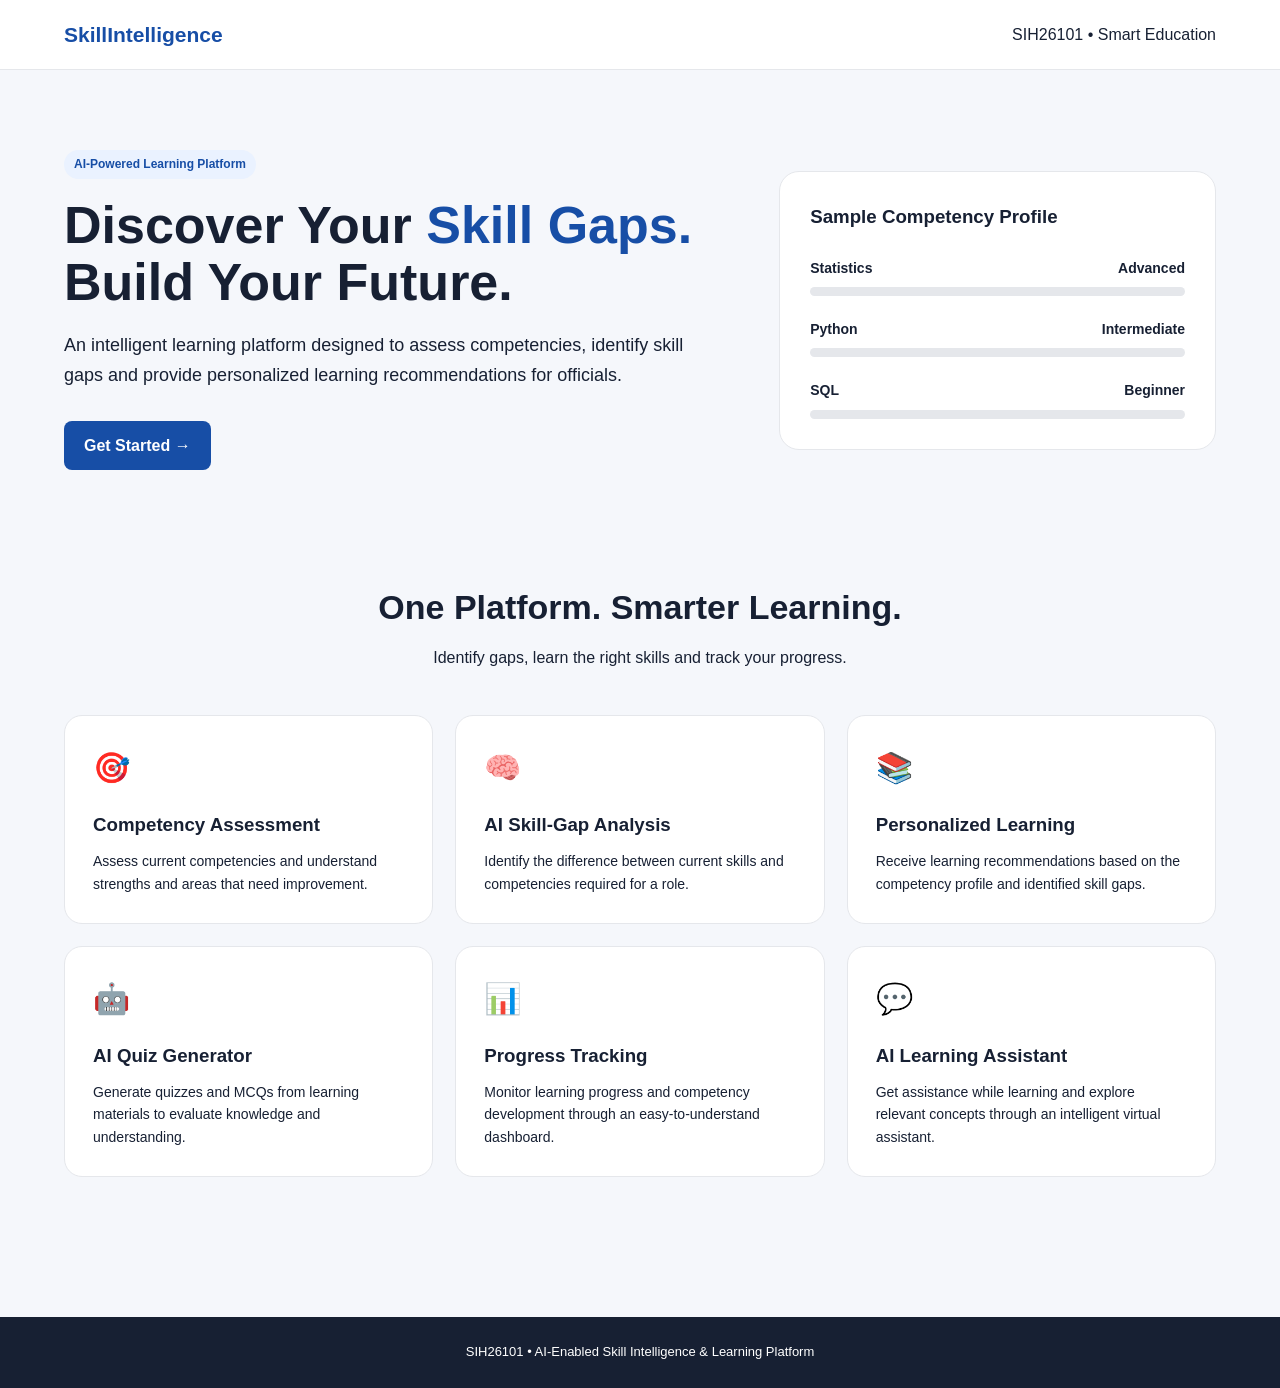
<file: index.html>
<!DOCTYPE html>
<html lang="en">
<head>
    <meta charset="UTF-8">
    <meta name="viewport" content="width=device-width, initial-scale=1.0">

    <meta name="description"
        content="AI-enabled Skill Intelligence and Learning Platform for competency assessment, skill-gap analysis and personalized learning.">

    <title>SkillIntelligence | SIH26101</title>

    <!-- Common website design -->
    <link rel="stylesheet" href="styles.css">
</head>

<body>

    <!-- =========================
         NAVBAR
         ========================= -->
    <nav class="navbar">

        <a href="index.html" class="logo">
            SkillIntelligence
        </a>

        <div class="nav-tag">
            SIH26101 • Smart Education
        </div>

    </nav>


    <!-- =========================
         MAIN CONTENT
         ========================= -->
    <main>

        <!-- HERO -->
        <section class="hero">

            <div class="hero-content">

                <div class="badge">
                    AI-Powered Learning Platform
                </div>

                <h1>
                    Discover Your
                    <span>Skill Gaps.</span>
                    Build Your Future.
                </h1>

                <p>
                    An intelligent learning platform designed to assess
                    competencies, identify skill gaps and provide personalized
                    learning recommendations for officials.
                </p>

                <a href="dashboard.html" class="btn">
                    Get Started →
                </a>

            </div>


            <!-- SAMPLE COMPETENCY PROFILE -->
            <div class="hero-card">

                <h3>
                    Sample Competency Profile
                </h3>

                <div class="skill">

                    <div class="skill-top">
                        <span>Statistics</span>
                        <span>Advanced</span>
                    </div>

                    <div class="bar">
                        <div class="fill stats"></div>
                    </div>

                </div>


                <div class="skill">

                    <div class="skill-top">
                        <span>Python</span>
                        <span>Intermediate</span>
                    </div>

                    <div class="bar">
                        <div class="fill python"></div>
                    </div>

                </div>


                <div class="skill">

                    <div class="skill-top">
                        <span>SQL</span>
                        <span>Beginner</span>
                    </div>

                    <div class="bar">
                        <div class="fill sql"></div>
                    </div>

                </div>

            </div>

        </section>


        <!-- =========================
             FEATURES
             ========================= -->
        <section class="features">

            <div class="section-title">

                <h2>
                    One Platform. Smarter Learning.
                </h2>

                <p>
                    Identify gaps, learn the right skills and track your progress.
                </p>

            </div>


            <div class="feature-grid">

                <div class="feature-card">

                    <div class="icon">🎯</div>

                    <h3>
                        Competency Assessment
                    </h3>

                    <p>
                        Assess current competencies and understand strengths
                        and areas that need improvement.
                    </p>

                </div>


                <div class="feature-card">

                    <div class="icon">🧠</div>

                    <h3>
                        AI Skill-Gap Analysis
                    </h3>

                    <p>
                        Identify the difference between current skills and
                        competencies required for a role.
                    </p>

                </div>


                <div class="feature-card">

                    <div class="icon">📚</div>

                    <h3>
                        Personalized Learning
                    </h3>

                    <p>
                        Receive learning recommendations based on the
                        competency profile and identified skill gaps.
                    </p>

                </div>


                <div class="feature-card">

                    <div class="icon">🤖</div>

                    <h3>
                        AI Quiz Generator
                    </h3>

                    <p>
                        Generate quizzes and MCQs from learning materials
                        to evaluate knowledge and understanding.
                    </p>

                </div>


                <div class="feature-card">

                    <div class="icon">📊</div>

                    <h3>
                        Progress Tracking
                    </h3>

                    <p>
                        Monitor learning progress and competency development
                        through an easy-to-understand dashboard.
                    </p>

                </div>


                <div class="feature-card">

                    <div class="icon">💬</div>

                    <h3>
                        AI Learning Assistant
                    </h3>

                    <p>
                        Get assistance while learning and explore relevant
                        concepts through an intelligent virtual assistant.
                    </p>

                </div>

            </div>

        </section>

    </main>


    <!-- =========================
         FOOTER
         ========================= -->
    <footer class="footer">

        SIH26101 • AI-Enabled Skill Intelligence & Learning Platform

    </footer>

</body>
</html>
</file>
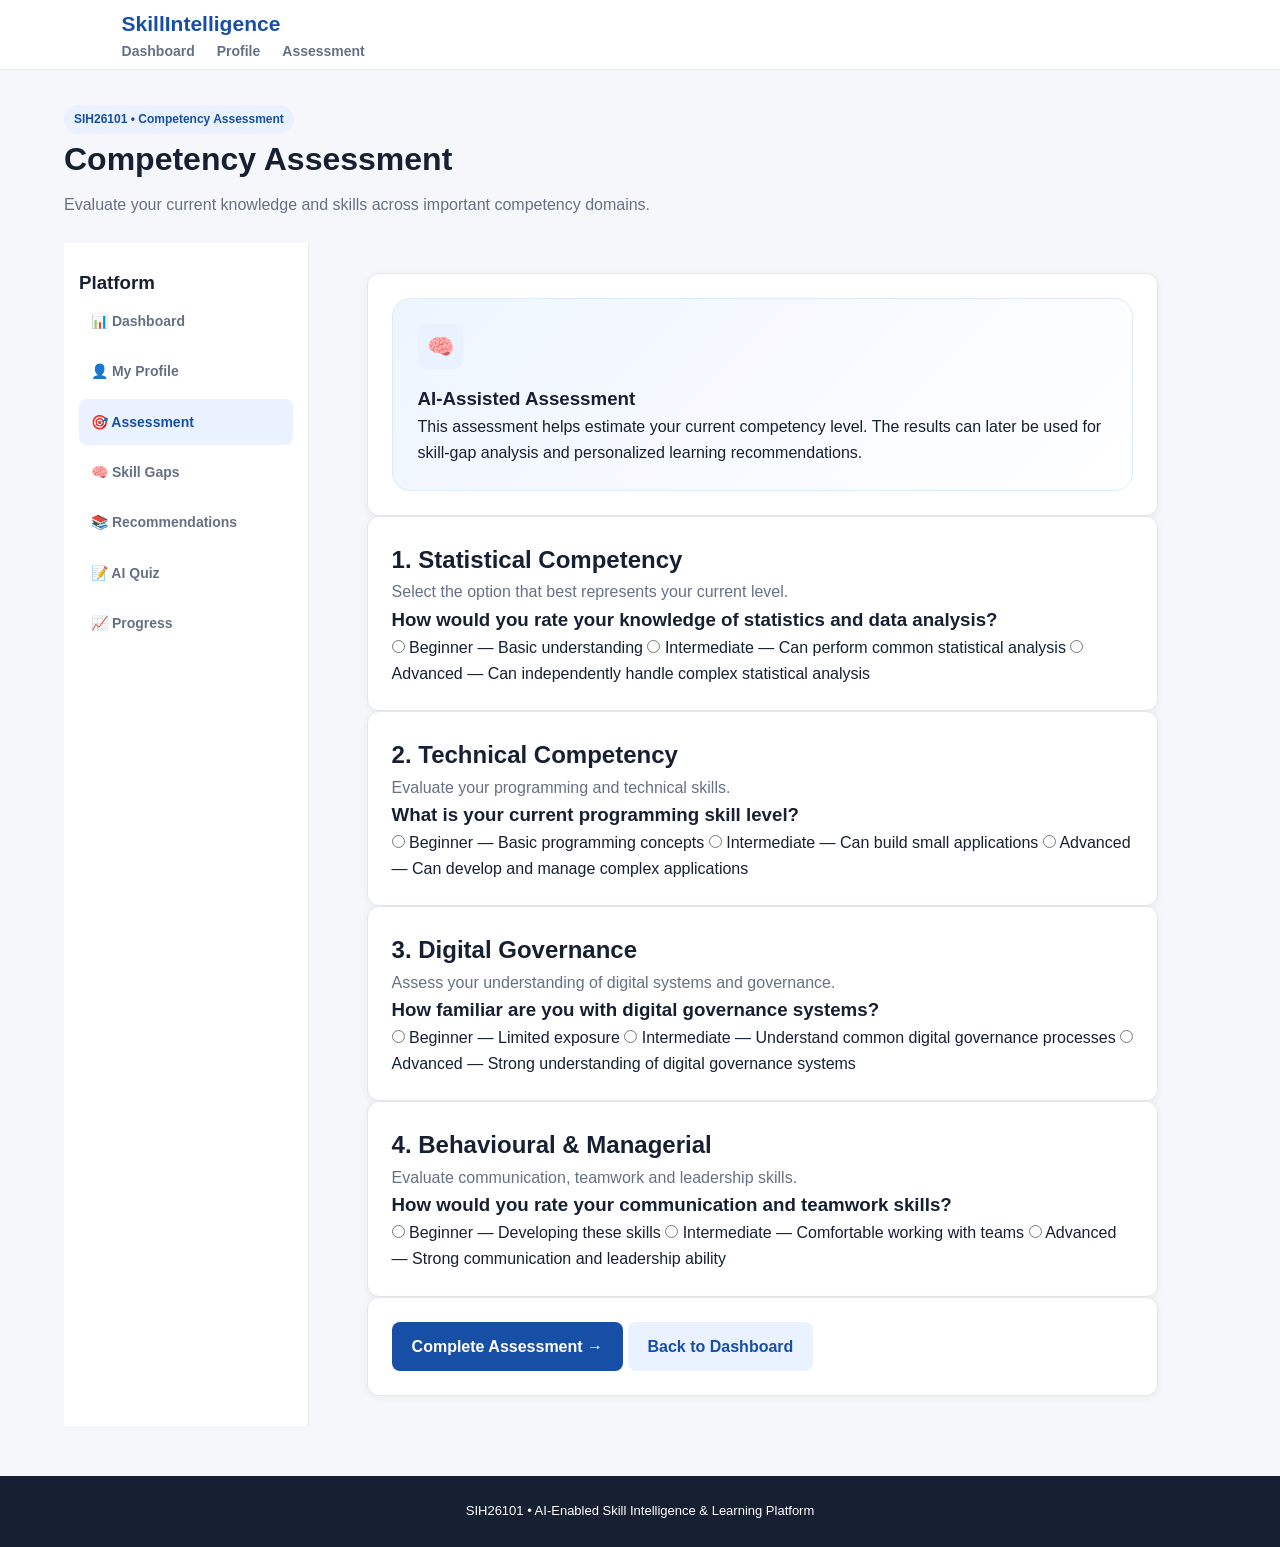
<file: assessment.html>
<!DOCTYPE html>
<html lang="en">

<head>
    <meta charset="UTF-8">
    <meta name="viewport" content="width=device-width, initial-scale=1.0">

    <meta name="description"
        content="Competency assessment on SkillIntelligence.">

    <title>Assessment | SkillIntelligence</title>

    <link rel="stylesheet" href="styles.css">
</head>

<body>

    <!-- NAVBAR -->

    <nav class="navbar">

        <div class="container">

            <a href="index.html" class="logo">
                SkillIntelligence
            </a>

            <div class="nav-links">
                <a href="dashboard.html">Dashboard</a>
                <a href="profile.html">Profile</a>
                <a href="assessment.html">Assessment</a>
            </div>

        </div>

    </nav>


    <!-- MAIN -->

    <main class="container">

        <section class="page-header">

            <div>

                <div class="badge">
                    SIH26101 • Competency Assessment
                </div>

                <h1>Competency Assessment</h1>

                <p>
                    Evaluate your current knowledge and skills
                    across important competency domains.
                </p>

            </div>

        </section>


        <section class="dashboard-layout">


            <!-- SIDEBAR -->

            <aside class="sidebar">

                <h3>Platform</h3>

                <nav class="sidebar-nav">

                    <a href="dashboard.html">
                        📊 Dashboard
                    </a>

                    <a href="profile.html">
                        👤 My Profile
                    </a>

                    <a href="assessment.html" class="active">
                        🎯 Assessment
                    </a>

                    <a href="skill-gap.html">
                        🧠 Skill Gaps
                    </a>

                    <a href="recommendations.html">
                        📚 Recommendations
                    </a>

                    <a href="quiz.html">
                        📝 AI Quiz
                    </a>

                    <a href="progress.html">
                        📈 Progress
                    </a>

                </nav>

            </aside>


            <!-- CONTENT -->

            <div class="main-content">


                <!-- INTRO -->

                <section class="card">

                    <div class="ai-box">

                        <div class="ai-icon">
                            🧠
                        </div>

                        <div>

                            <h3>AI-Assisted Assessment</h3>

                            <p>
                                This assessment helps estimate your
                                current competency level. The results
                                can later be used for skill-gap analysis
                                and personalized learning recommendations.
                            </p>

                        </div>

                    </div>

                </section>


                <!-- STATISTICAL -->

                <section class="card">

                    <div class="section-heading">

                        <div>

                            <h2>1. Statistical Competency</h2>

                            <p class="text-muted">
                                Select the option that best represents
                                your current level.
                            </p>

                        </div>

                    </div>


                    <div class="assessment-question">

                        <h3>
                            How would you rate your knowledge of
                            statistics and data analysis?
                        </h3>


                        <label class="option">

                            <input
                                type="radio"
                                name="statistics"
                                value="beginner">

                            <span>
                                Beginner — Basic understanding
                            </span>

                        </label>


                        <label class="option">

                            <input
                                type="radio"
                                name="statistics"
                                value="intermediate">

                            <span>
                                Intermediate — Can perform common
                                statistical analysis
                            </span>

                        </label>


                        <label class="option">

                            <input
                                type="radio"
                                name="statistics"
                                value="advanced">

                            <span>
                                Advanced — Can independently handle
                                complex statistical analysis
                            </span>

                        </label>

                    </div>

                </section>


                <!-- TECHNICAL -->

                <section class="card">

                    <div class="section-heading">

                        <div>

                            <h2>2. Technical Competency</h2>

                            <p class="text-muted">
                                Evaluate your programming and
                                technical skills.
                            </p>

                        </div>

                    </div>


                    <div class="assessment-question">

                        <h3>
                            What is your current programming skill level?
                        </h3>


                        <label class="option">

                            <input
                                type="radio"
                                name="technical"
                                value="beginner">

                            <span>
                                Beginner — Basic programming concepts
                            </span>

                        </label>


                        <label class="option">

                            <input
                                type="radio"
                                name="technical"
                                value="intermediate">

                            <span>
                                Intermediate — Can build small
                                applications
                            </span>

                        </label>


                        <label class="option">

                            <input
                                type="radio"
                                name="technical"
                                value="advanced">

                            <span>
                                Advanced — Can develop and manage
                                complex applications
                            </span>

                        </label>

                    </div>

                </section>


                <!-- DIGITAL GOVERNANCE -->

                <section class="card">

                    <div class="section-heading">

                        <div>

                            <h2>3. Digital Governance</h2>

                            <p class="text-muted">
                                Assess your understanding of digital
                                systems and governance.
                            </p>

                        </div>

                    </div>


                    <div class="assessment-question">

                        <h3>
                            How familiar are you with digital
                            governance systems?
                        </h3>


                        <label class="option">

                            <input
                                type="radio"
                                name="governance"
                                value="beginner">

                            <span>
                                Beginner — Limited exposure
                            </span>

                        </label>


                        <label class="option">

                            <input
                                type="radio"
                                name="governance"
                                value="intermediate">

                            <span>
                                Intermediate — Understand common
                                digital governance processes
                            </span>

                        </label>


                        <label class="option">

                            <input
                                type="radio"
                                name="governance"
                                value="advanced">

                            <span>
                                Advanced — Strong understanding of
                                digital governance systems
                            </span>

                        </label>

                    </div>

                </section>


                <!-- BEHAVIOURAL -->

                <section class="card">

                    <div class="section-heading">

                        <div>

                            <h2>4. Behavioural & Managerial</h2>

                            <p class="text-muted">
                                Evaluate communication, teamwork
                                and leadership skills.
                            </p>

                        </div>

                    </div>


                    <div class="assessment-question">

                        <h3>
                            How would you rate your communication
                            and teamwork skills?
                        </h3>


                        <label class="option">

                            <input
                                type="radio"
                                name="behavioural"
                                value="beginner">

                            <span>
                                Beginner — Developing these skills
                            </span>

                        </label>


                        <label class="option">

                            <input
                                type="radio"
                                name="behavioural"
                                value="intermediate">

                            <span>
                                Intermediate — Comfortable working
                                with teams
                            </span>

                        </label>


                        <label class="option">

                            <input
                                type="radio"
                                name="behavioural"
                                value="advanced">

                            <span>
                                Advanced — Strong communication and
                                leadership ability
                            </span>

                        </label>

                    </div>

                </section>


                <!-- SUBMIT -->

                <section class="card">

                    <div class="form-actions">

                        <button
                            type="button"
                            class="btn"
                            onclick="submitAssessment()">

                            Complete Assessment →

                        </button>

                        <a
                            href="dashboard.html"
                            class="btn btn-secondary">

                            Back to Dashboard

                        </a>

                    </div>

                </section>


            </div>

        </section>

    </main>


    <!-- FOOTER -->

    <footer class="footer">

        SIH26101 • AI-Enabled Skill Intelligence & Learning Platform

    </footer>


    <script src="app.js"></script>

<script>

function submitAssessment() {

    const statistics =
        document.querySelector(
            'input[name="statistics"]:checked'
        );

    const technical =
        document.querySelector(
            'input[name="technical"]:checked'
        );

    const governance =
        document.querySelector(
            'input[name="governance"]:checked'
        );

    const behavioural =
        document.querySelector(
            'input[name="behavioural"]:checked'
        );

    if (
        !statistics ||
        !technical ||
        !governance ||
        !behavioural
    ) {

        alert(
            "Please answer all four competency sections before submitting."
        );

        return;

    }

    const assessment = {

        statistics: statistics.value,

        technical: technical.value,

        governance: governance.value,

        behavioural: behavioural.value,

        completed: true,

        date: new Date().toISOString()

    };

    localStorage.setItem(
        "si_assessment",
        JSON.stringify(assessment)
    );

    const result =
        processAssessment(assessment);

    console.log(
        "Competencies:",
        result.competencies
    );

    console.log(
        "Skill Gaps:",
        result.gaps
    );

    console.log(
        "Recommendations:",
        result.recommendations
    );

    alert(
        "Assessment completed successfully! Your skill gaps have been analyzed."
    );

    window.location.href =
        "skill-gap.html";

}

</script>

</body>
</html>
</file>
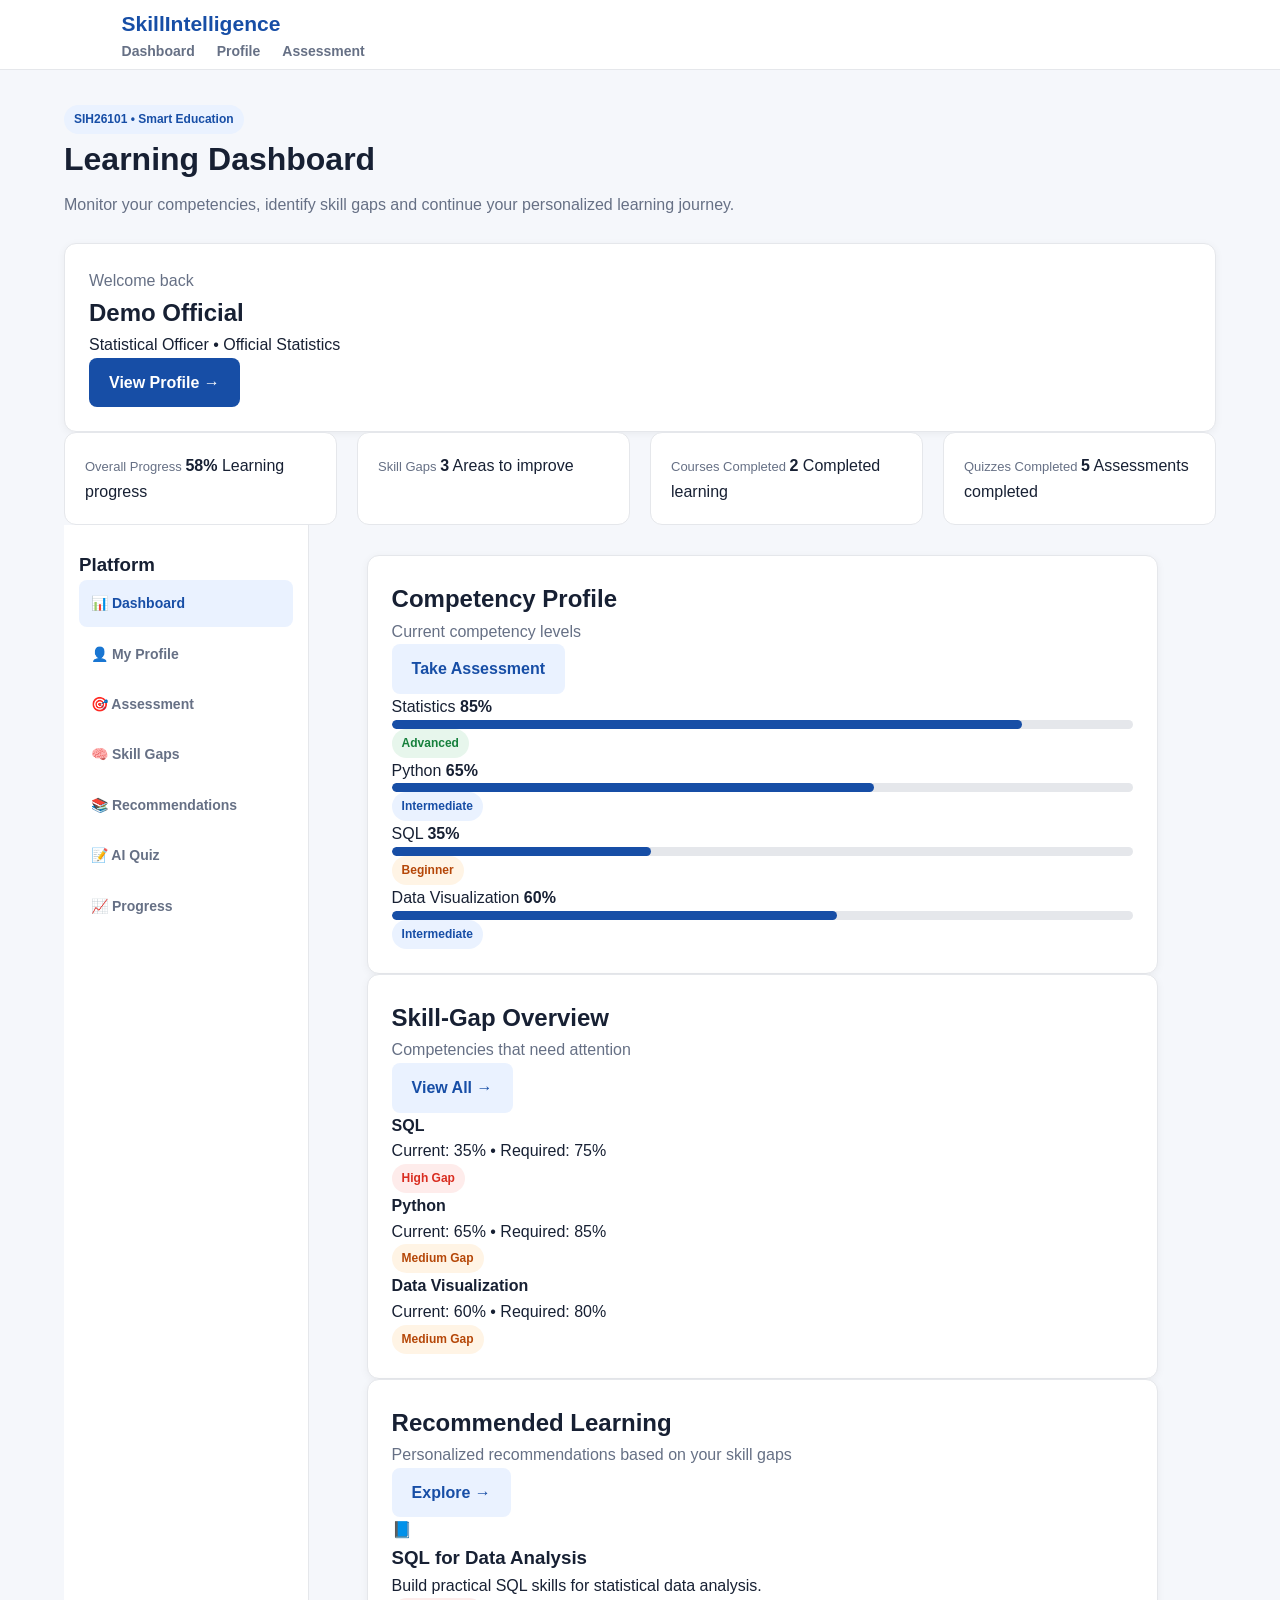
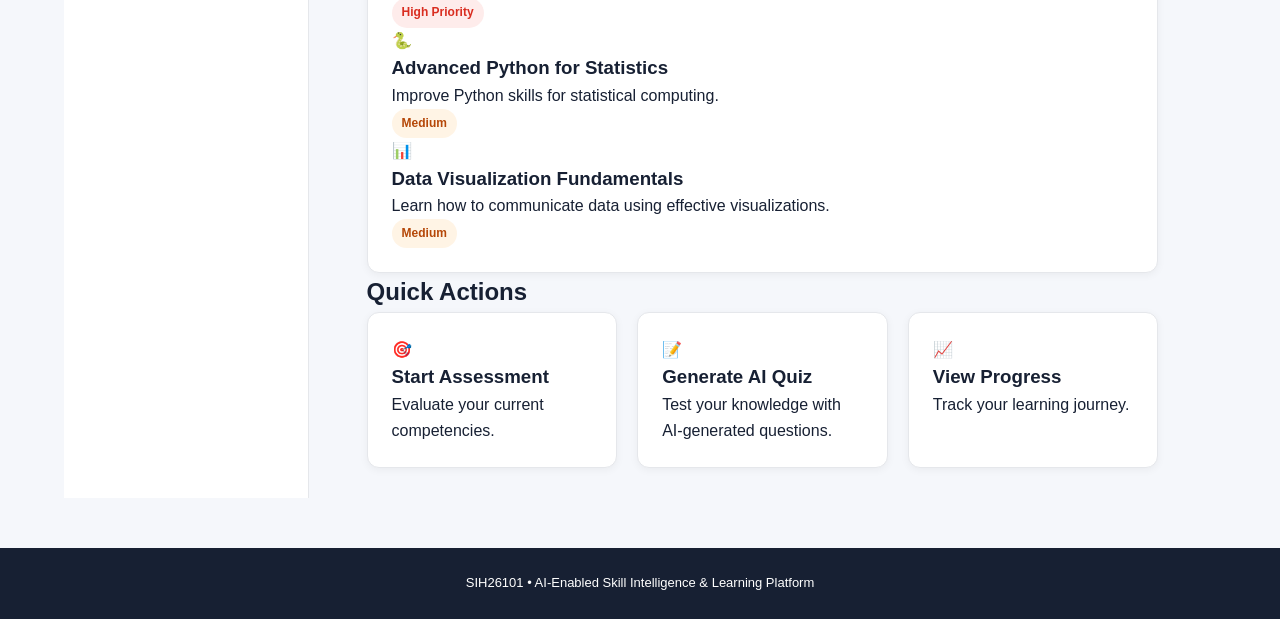
<file: dashboard.html>
<!DOCTYPE html>
<html lang="en">

<head>
    <meta charset="UTF-8">
    <meta name="viewport" content="width=device-width, initial-scale=1.0">

    <meta name="description"
        content="SkillIntelligence dashboard for competency assessment, skill-gap analysis and personalized learning.">

    <title>Dashboard | SkillIntelligence</title>

    <link rel="stylesheet" href="styles.css">
</head>

<body>

    <!-- ==============================
         NAVBAR
         ============================== -->

    <nav class="navbar">

        <div class="container">

            <a href="index.html" class="logo">
                SkillIntelligence
            </a>

            <div class="nav-links">
                <a href="dashboard.html">Dashboard</a>
                <a href="profile.html">Profile</a>
                <a href="assessment.html">Assessment</a>
            </div>

        </div>

    </nav>


    <!-- ==============================
         PAGE HEADER
         ============================== -->

    <main class="container">

        <section class="page-header">

            <div>
                <div class="badge">
                    SIH26101 • Smart Education
                </div>

                <h1>Learning Dashboard</h1>

                <p>
                    Monitor your competencies, identify skill gaps
                    and continue your personalized learning journey.
                </p>
            </div>

        </section>


        <!-- ==============================
             WELCOME CARD
             ============================== -->

        <section class="card dashboard-welcome">

            <div>
                <span class="text-muted">Welcome back</span>

                <h2 id="dashboardUserName">
                    Demo Official
                </h2>

                <p id="dashboardUserRole">
                    Statistical Officer • Official Statistics
                </p>
            </div>

            <a href="profile.html" class="btn">
                View Profile →
            </a>

        </section>


        <!-- ==============================
             STATISTICS
             ============================== -->

        <section class="grid grid-4 dashboard-stats">

            <div class="stat-card">

                <span class="stat-label">
                    Overall Progress
                </span>

                <strong id="overallProgress">
                    58%
                </strong>

                <span class="stat-info">
                    Learning progress
                </span>

            </div>


            <div class="stat-card">

                <span class="stat-label">
                    Skill Gaps
                </span>

                <strong id="skillGapCount">
                    3
                </strong>

                <span class="stat-info">
                    Areas to improve
                </span>

            </div>


            <div class="stat-card">

                <span class="stat-label">
                    Courses Completed
                </span>

                <strong id="coursesCompleted">
                    2
                </strong>

                <span class="stat-info">
                    Completed learning
                </span>

            </div>


            <div class="stat-card">

                <span class="stat-label">
                    Quizzes Completed
                </span>

                <strong id="quizzesCompleted">
                    5
                </strong>

                <span class="stat-info">
                    Assessments completed
                </span>

            </div>

        </section>


        <!-- ==============================
             MAIN DASHBOARD
             ============================== -->

        <section class="dashboard-layout">


            <!-- ==========================
                 SIDEBAR
                 ========================== -->

            <aside class="sidebar">

                <h3>Platform</h3>

                <nav class="sidebar-nav">

                    <a href="dashboard.html" class="active">
                        📊 Dashboard
                    </a>

                    <a href="profile.html">
                        👤 My Profile
                    </a>

                    <a href="assessment.html">
                        🎯 Assessment
                    </a>

                    <a href="skill-gap.html">
                        🧠 Skill Gaps
                    </a>

                    <a href="recommendations.html">
                        📚 Recommendations
                    </a>

                    <a href="quiz.html">
                        📝 AI Quiz
                    </a>

                    <a href="progress.html">
                        📈 Progress
                    </a>

                </nav>

            </aside>


            <!-- ==========================
                 MAIN CONTENT
                 ========================== -->

            <div class="main-content">


                <!-- ======================
                     COMPETENCY PROFILE
                     ====================== -->

                <section class="card">

                    <div class="card-header">

                        <div>
                            <h2>Competency Profile</h2>

                            <p class="text-muted">
                                Current competency levels
                            </p>
                        </div>

                        <a href="assessment.html" class="btn btn-secondary">
                            Take Assessment
                        </a>

                    </div>


                    <div id="competencyList">

                        <!-- Statistics -->

                        <div class="skill-row">

                            <div class="skill-row-top">

                                <span>
                                    Statistics
                                </span>

                                <strong>
                                    85%
                                </strong>

                            </div>

                            <div class="progress-bar">

                                <div class="progress-fill"
                                    style="width: 85%;">
                                </div>

                            </div>

                            <span class="badge badge-success">
                                Advanced
                            </span>

                        </div>


                        <!-- Python -->

                        <div class="skill-row">

                            <div class="skill-row-top">

                                <span>
                                    Python
                                </span>

                                <strong>
                                    65%
                                </strong>

                            </div>

                            <div class="progress-bar">

                                <div class="progress-fill"
                                    style="width: 65%;">
                                </div>

                            </div>

                            <span class="badge">
                                Intermediate
                            </span>

                        </div>


                        <!-- SQL -->

                        <div class="skill-row">

                            <div class="skill-row-top">

                                <span>
                                    SQL
                                </span>

                                <strong>
                                    35%
                                </strong>

                            </div>

                            <div class="progress-bar">

                                <div class="progress-fill"
                                    style="width: 35%;">
                                </div>

                            </div>

                            <span class="badge badge-warning">
                                Beginner
                            </span>

                        </div>


                        <!-- Data Visualization -->

                        <div class="skill-row">

                            <div class="skill-row-top">

                                <span>
                                    Data Visualization
                                </span>

                                <strong>
                                    60%
                                </strong>

                            </div>

                            <div class="progress-bar">

                                <div class="progress-fill"
                                    style="width: 60%;">
                                </div>

                            </div>

                            <span class="badge">
                                Intermediate
                            </span>

                        </div>

                    </div>

                </section>


                <!-- ======================
                     SKILL GAP
                     ====================== -->

                <section class="card">

                    <div class="card-header">

                        <div>

                            <h2>
                                Skill-Gap Overview
                            </h2>

                            <p class="text-muted">
                                Competencies that need attention
                            </p>

                        </div>

                        <a href="skill-gap.html" class="btn btn-secondary">
                            View All →
                        </a>

                    </div>


                    <div class="gap-list">


                        <div class="gap-item">

                            <div>

                                <strong>
                                    SQL
                                </strong>

                                <p>
                                    Current: 35% • Required: 75%
                                </p>

                            </div>

                            <span class="badge badge-danger">
                                High Gap
                            </span>

                        </div>


                        <div class="gap-item">

                            <div>

                                <strong>
                                    Python
                                </strong>

                                <p>
                                    Current: 65% • Required: 85%
                                </p>

                            </div>

                            <span class="badge badge-warning">
                                Medium Gap
                            </span>

                        </div>


                        <div class="gap-item">

                            <div>

                                <strong>
                                    Data Visualization
                                </strong>

                                <p>
                                    Current: 60% • Required: 80%
                                </p>

                            </div>

                            <span class="badge badge-warning">
                                Medium Gap
                            </span>

                        </div>

                    </div>

                </section>


                <!-- ======================
                     RECOMMENDATIONS
                     ====================== -->

                <section class="card">

                    <div class="card-header">

                        <div>

                            <h2>
                                Recommended Learning
                            </h2>

                            <p class="text-muted">
                                Personalized recommendations based
                                on your skill gaps
                            </p>

                        </div>

                        <a href="recommendations.html"
                            class="btn btn-secondary">
                            Explore →
                        </a>

                    </div>


                    <div class="recommendation-list">


                        <div class="recommendation-item">

                            <div class="recommendation-icon">
                                📘
                            </div>

                            <div>

                                <h3>
                                    SQL for Data Analysis
                                </h3>

                                <p>
                                    Build practical SQL skills
                                    for statistical data analysis.
                                </p>

                            </div>

                            <span class="badge badge-danger">
                                High Priority
                            </span>

                        </div>


                        <div class="recommendation-item">

                            <div class="recommendation-icon">
                                🐍
                            </div>

                            <div>

                                <h3>
                                    Advanced Python for Statistics
                                </h3>

                                <p>
                                    Improve Python skills for
                                    statistical computing.
                                </p>

                            </div>

                            <span class="badge badge-warning">
                                Medium
                            </span>

                        </div>


                        <div class="recommendation-item">

                            <div class="recommendation-icon">
                                📊
                            </div>

                            <div>

                                <h3>
                                    Data Visualization Fundamentals
                                </h3>

                                <p>
                                    Learn how to communicate data
                                    using effective visualizations.
                                </p>

                            </div>

                            <span class="badge badge-warning">
                                Medium
                            </span>

                        </div>

                    </div>

                </section>


                <!-- ======================
                     QUICK ACTIONS
                     ====================== -->

                <section>

                    <h2 class="section-heading">
                        Quick Actions
                    </h2>

                    <div class="grid grid-3">

                        <a href="assessment.html"
                            class="card action-card">

                            <div class="action-icon">
                                🎯
                            </div>

                            <h3>
                                Start Assessment
                            </h3>

                            <p>
                                Evaluate your current competencies.
                            </p>

                        </a>


                        <a href="quiz.html"
                            class="card action-card">

                            <div class="action-icon">
                                📝
                            </div>

                            <h3>
                                Generate AI Quiz
                            </h3>

                            <p>
                                Test your knowledge with AI-generated questions.
                            </p>

                        </a>


                        <a href="progress.html"
                            class="card action-card">

                            <div class="action-icon">
                                📈
                            </div>

                            <h3>
                                View Progress
                            </h3>

                            <p>
                                Track your learning journey.
                            </p>

                        </a>

                    </div>

                </section>


            </div>

        </section>

    </main>


    <!-- ==============================
         FOOTER
         ============================== -->

    <footer class="footer">

        SIH26101 • AI-Enabled Skill Intelligence & Learning Platform

    </footer>


    <!-- ==============================
         JAVASCRIPT
         ============================== -->

    <script src="app.js"></script>


    <script>

        document.addEventListener("DOMContentLoaded", function () {

            const user = getUser();
            const progress = getProgress();
            const gaps = getSkillGaps();

            document.getElementById("dashboardUserName").textContent =
                user.name;

            document.getElementById("dashboardUserRole").textContent =
                user.designation + " • " + user.department;

            document.getElementById("overallProgress").textContent =
                progress.overallProgress + "%";

            document.getElementById("skillGapCount").textContent =
                gaps.length;

            document.getElementById("coursesCompleted").textContent =
                progress.coursesCompleted;

            document.getElementById("quizzesCompleted").textContent =
                progress.quizzesCompleted;

        });

    </script>

</body>

                          </html>
</file>
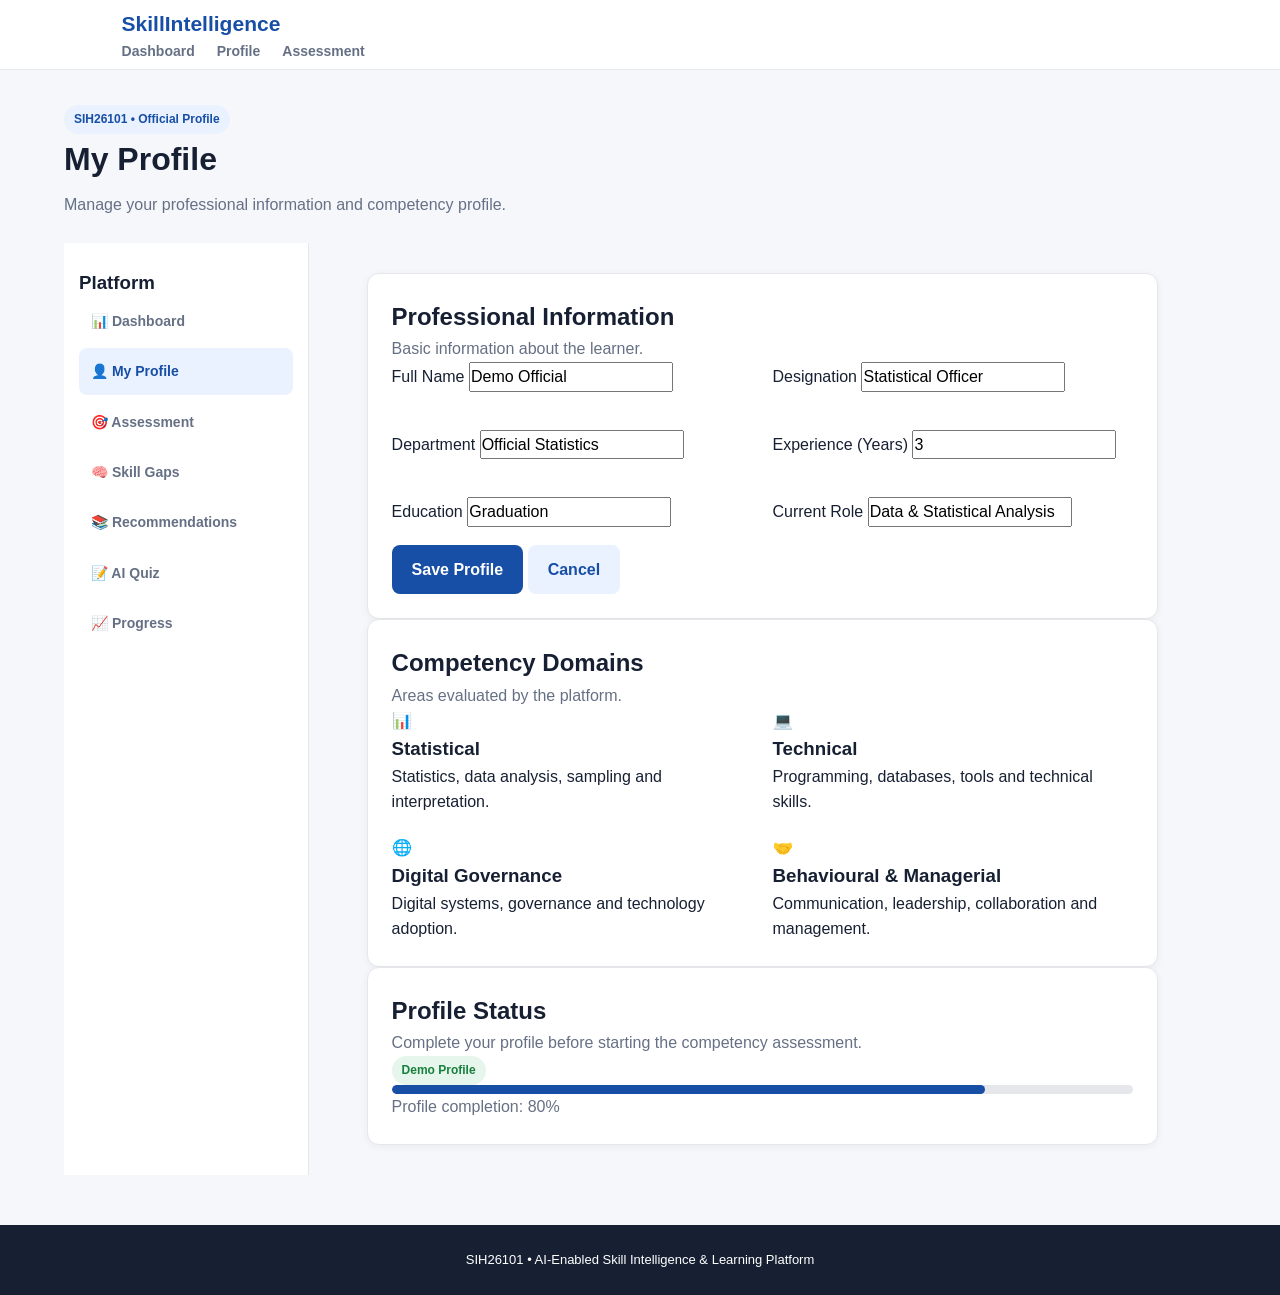
<file: profile.html>
<!DOCTYPE html>
<html lang="en">

<head>
    <meta charset="UTF-8">
    <meta name="viewport" content="width=device-width, initial-scale=1.0">

    <meta name="description"
        content="Official competency profile on SkillIntelligence.">

    <title>My Profile | SkillIntelligence</title>

    <link rel="stylesheet" href="styles.css">
</head>

<body>

    <!-- NAVBAR -->

    <nav class="navbar">

        <div class="container">

            <a href="index.html" class="logo">
                SkillIntelligence
            </a>

            <div class="nav-links">
                <a href="dashboard.html">Dashboard</a>
                <a href="profile.html">Profile</a>
                <a href="assessment.html">Assessment</a>
            </div>

        </div>

    </nav>


    <!-- MAIN -->

    <main class="container">

        <section class="page-header">

            <div>

                <div class="badge">
                    SIH26101 • Official Profile
                </div>

                <h1>My Profile</h1>

                <p>
                    Manage your professional information and
                    competency profile.
                </p>

            </div>

        </section>


        <section class="dashboard-layout">


            <!-- SIDEBAR -->

            <aside class="sidebar">

                <h3>Platform</h3>

                <nav class="sidebar-nav">

                    <a href="dashboard.html">
                        📊 Dashboard
                    </a>

                    <a href="profile.html" class="active">
                        👤 My Profile
                    </a>

                    <a href="assessment.html">
                        🎯 Assessment
                    </a>

                    <a href="skill-gap.html">
                        🧠 Skill Gaps
                    </a>

                    <a href="recommendations.html">
                        📚 Recommendations
                    </a>

                    <a href="quiz.html">
                        📝 AI Quiz
                    </a>

                    <a href="progress.html">
                        📈 Progress
                    </a>

                </nav>

            </aside>


            <!-- PROFILE CONTENT -->

            <div class="main-content">


                <!-- BASIC INFORMATION -->

                <section class="card">

                    <div class="card-header">

                        <div>

                            <h2>Professional Information</h2>

                            <p class="text-muted">
                                Basic information about the learner.
                            </p>

                        </div>

                    </div>


                    <form id="profileForm">

                        <div class="grid grid-2">

                            <div class="form-group">

                                <label for="name">
                                    Full Name
                                </label>

                                <input
                                    type="text"
                                    id="name"
                                    name="name"
                                    placeholder="Enter full name"
                                    value="Demo Official"
                                    required>

                            </div>


                            <div class="form-group">

                                <label for="designation">
                                    Designation
                                </label>

                                <input
                                    type="text"
                                    id="designation"
                                    name="designation"
                                    placeholder="Enter designation"
                                    value="Statistical Officer"
                                    required>

                            </div>


                            <div class="form-group">

                                <label for="department">
                                    Department
                                </label>

                                <input
                                    type="text"
                                    id="department"
                                    name="department"
                                    placeholder="Enter department"
                                    value="Official Statistics"
                                    required>

                            </div>


                            <div class="form-group">

                                <label for="experience">
                                    Experience (Years)
                                </label>

                                <input
                                    type="number"
                                    id="experience"
                                    name="experience"
                                    min="0"
                                    value="3"
                                    required>

                            </div>


                            <div class="form-group">

                                <label for="education">
                                    Education
                                </label>

                                <input
                                    type="text"
                                    id="education"
                                    name="education"
                                    placeholder="Enter education"
                                    value="Graduation"
                                    required>

                            </div>


                            <div class="form-group">

                                <label for="role">
                                    Current Role
                                </label>

                                <input
                                    type="text"
                                    id="role"
                                    name="role"
                                    placeholder="Enter current role"
                                    value="Data & Statistical Analysis"
                                    required>

                            </div>

                        </div>


                        <div class="form-actions">

                            <button
                                type="submit"
                                class="btn">
                                Save Profile
                            </button>

                            <a
                                href="dashboard.html"
                                class="btn btn-secondary">
                                Cancel
                            </a>

                        </div>

                    </form>

                </section>


                <!-- COMPETENCY DOMAINS -->

                <section class="card">

                    <div class="card-header">

                        <div>

                            <h2>Competency Domains</h2>

                            <p class="text-muted">
                                Areas evaluated by the platform.
                            </p>

                        </div>

                    </div>


                    <div class="grid grid-2">


                        <div class="info-card">

                            <div class="info-icon">
                                📊
                            </div>

                            <div>

                                <h3>Statistical</h3>

                                <p>
                                    Statistics, data analysis,
                                    sampling and interpretation.
                                </p>

                            </div>

                        </div>


                        <div class="info-card">

                            <div class="info-icon">
                                💻
                            </div>

                            <div>

                                <h3>Technical</h3>

                                <p>
                                    Programming, databases,
                                    tools and technical skills.
                                </p>

                            </div>

                        </div>


                        <div class="info-card">

                            <div class="info-icon">
                                🌐
                            </div>

                            <div>

                                <h3>Digital Governance</h3>

                                <p>
                                    Digital systems, governance
                                    and technology adoption.
                                </p>

                            </div>

                        </div>


                        <div class="info-card">

                            <div class="info-icon">
                                🤝
                            </div>

                            <div>

                                <h3>Behavioural & Managerial</h3>

                                <p>
                                    Communication, leadership,
                                    collaboration and management.
                                </p>

                            </div>

                        </div>

                    </div>

                </section>


                <!-- PROFILE STATUS -->

                <section class="card">

                    <div class="card-header">

                        <div>

                            <h2>Profile Status</h2>

                            <p class="text-muted">
                                Complete your profile before starting
                                the competency assessment.
                            </p>

                        </div>

                        <span class="badge badge-success">
                            Demo Profile
                        </span>

                    </div>


                    <div class="progress-bar">

                        <div
                            class="progress-fill"
                            style="width: 80%;">
                        </div>

                    </div>

                    <p class="text-muted">
                        Profile completion: 80%
                    </p>

                </section>


            </div>

        </section>

    </main>


    <!-- FOOTER -->

    <footer class="footer">

        SIH26101 • AI-Enabled Skill Intelligence & Learning Platform

    </footer>


    <!-- JAVASCRIPT -->

    <script src="app.js"></script>

</body>

  </html>
</file>
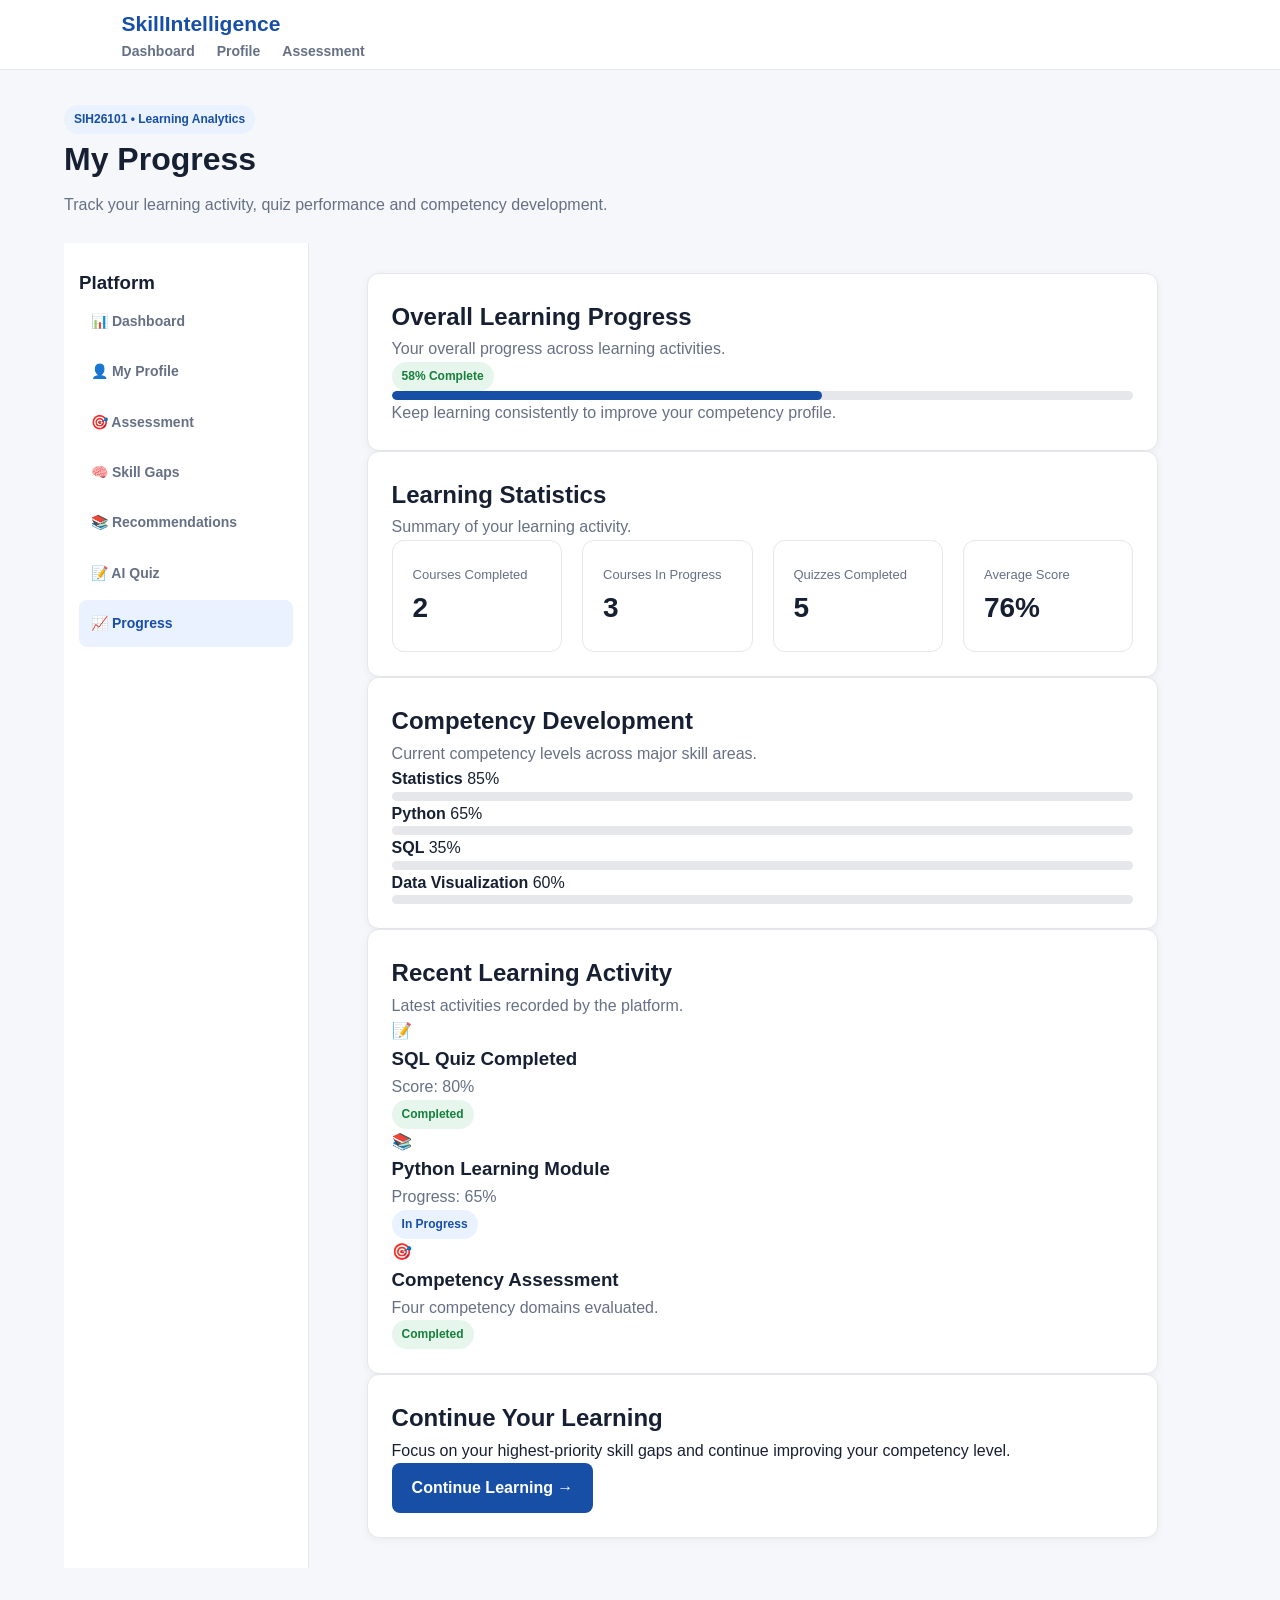
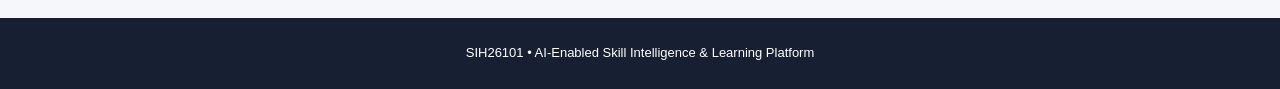
<file: progress.html>
<!DOCTYPE html>
<html lang="en">

<head>
    <meta charset="UTF-8">
    <meta name="viewport" content="width=device-width, initial-scale=1.0">

    <meta name="description"
        content="Track competency and learning progress on SkillIntelligence.">

    <title>Progress | SkillIntelligence</title>

    <link rel="stylesheet" href="styles.css">
</head>

<body>

    <!-- NAVBAR -->

    <nav class="navbar">

        <div class="container">

            <a href="index.html" class="logo">
                SkillIntelligence
            </a>

            <div class="nav-links">
                <a href="dashboard.html">Dashboard</a>
                <a href="profile.html">Profile</a>
                <a href="assessment.html">Assessment</a>
            </div>

        </div>

    </nav>


    <!-- MAIN -->

    <main class="container">

        <section class="page-header">

            <div>

                <div class="badge">
                    SIH26101 • Learning Analytics
                </div>

                <h1>My Progress</h1>

                <p>
                    Track your learning activity, quiz performance
                    and competency development.
                </p>

            </div>

        </section>


        <section class="dashboard-layout">


            <!-- SIDEBAR -->

            <aside class="sidebar">

                <h3>Platform</h3>

                <nav class="sidebar-nav">

                    <a href="dashboard.html">
                        📊 Dashboard
                    </a>

                    <a href="profile.html">
                        👤 My Profile
                    </a>

                    <a href="assessment.html">
                        🎯 Assessment
                    </a>

                    <a href="skill-gap.html">
                        🧠 Skill Gaps
                    </a>

                    <a href="recommendations.html">
                        📚 Recommendations
                    </a>

                    <a href="quiz.html">
                        📝 AI Quiz
                    </a>

                    <a href="progress.html" class="active">
                        📈 Progress
                    </a>

                </nav>

            </aside>


            <!-- CONTENT -->

            <div class="main-content">


                <!-- OVERALL PROGRESS -->

                <section class="card">

                    <div class="section-heading">

                        <div>

                            <h2>Overall Learning Progress</h2>

                            <p class="text-muted">
                                Your overall progress across
                                learning activities.
                            </p>

                        </div>

                        <span class="badge badge-success">
                            58% Complete
                        </span>

                    </div>


                    <div class="progress-bar large">

                        <div
                            class="progress-fill"
                            style="width: 58%;">
                        </div>

                    </div>


                    <p class="text-muted">
                        Keep learning consistently to improve
                        your competency profile.
                    </p>

                </section>


                <!-- STATISTICS -->

                <section class="card">

                    <div class="section-heading">

                        <div>

                            <h2>Learning Statistics</h2>

                            <p class="text-muted">
                                Summary of your learning activity.
                            </p>

                        </div>

                    </div>


                    <div class="grid grid-4">


                        <div class="stat-card">

                            <span class="stat-label">
                                Courses Completed
                            </span>

                            <strong class="stat-value">
                                2
                            </strong>

                        </div>


                        <div class="stat-card">

                            <span class="stat-label">
                                Courses In Progress
                            </span>

                            <strong class="stat-value">
                                3
                            </strong>

                        </div>


                        <div class="stat-card">

                            <span class="stat-label">
                                Quizzes Completed
                            </span>

                            <strong class="stat-value">
                                5
                            </strong>

                        </div>


                        <div class="stat-card">

                            <span class="stat-label">
                                Average Score
                            </span>

                            <strong class="stat-value">
                                76%
                            </strong>

                        </div>

                    </div>

                </section>


                <!-- COMPETENCY PROGRESS -->

                <section class="card">

                    <div class="section-heading">

                        <div>

                            <h2>Competency Development</h2>

                            <p class="text-muted">
                                Current competency levels across
                                major skill areas.
                            </p>

                        </div>

                    </div>


                    <!-- STATISTICS -->

                    <div class="skill-row">

                        <div class="skill-row-header">

                            <strong>
                                Statistics
                            </strong>

                            <span>
                                85%
                            </span>

                        </div>

                        <div class="bar">

                            <div
                                class="fill stats"
                                style="width: 85%;">
                            </div>

                        </div>

                    </div>


                    <!-- PYTHON -->

                    <div class="skill-row">

                        <div class="skill-row-header">

                            <strong>
                                Python
                            </strong>

                            <span>
                                65%
                            </span>

                        </div>

                        <div class="bar">

                            <div
                                class="fill python"
                                style="width: 65%;">
                            </div>

                        </div>

                    </div>


                    <!-- SQL -->

                    <div class="skill-row">

                        <div class="skill-row-header">

                            <strong>
                                SQL
                            </strong>

                            <span>
                                35%
                            </span>

                        </div>

                        <div class="bar">

                            <div
                                class="fill sql"
                                style="width: 35%;">
                            </div>

                        </div>

                    </div>


                    <!-- DATA VISUALIZATION -->

                    <div class="skill-row">

                        <div class="skill-row-header">

                            <strong>
                                Data Visualization
                            </strong>

                            <span>
                                60%
                            </span>

                        </div>

                        <div class="bar">

                            <div
                                class="fill stats"
                                style="width: 60%;">
                            </div>

                        </div>

                    </div>

                </section>


                <!-- RECENT ACTIVITY -->

                <section class="card">

                    <div class="section-heading">

                        <div>

                            <h2>Recent Learning Activity</h2>

                            <p class="text-muted">
                                Latest activities recorded by
                                the platform.
                            </p>

                        </div>

                    </div>


                    <div class="activity-list">


                        <div class="activity-item">

                            <div class="activity-icon">
                                📝
                            </div>

                            <div>

                                <h3>
                                    SQL Quiz Completed
                                </h3>

                                <p class="text-muted">
                                    Score: 80%
                                </p>

                            </div>

                            <span class="badge badge-success">
                                Completed
                            </span>

                        </div>


                        <div class="activity-item">

                            <div class="activity-icon">
                                📚
                            </div>

                            <div>

                                <h3>
                                    Python Learning Module
                                </h3>

                                <p class="text-muted">
                                    Progress: 65%
                                </p>

                            </div>

                            <span class="badge">
                                In Progress
                            </span>

                        </div>


                        <div class="activity-item">

                            <div class="activity-icon">
                                🎯
                            </div>

                            <div>

                                <h3>
                                    Competency Assessment
                                </h3>

                                <p class="text-muted">
                                    Four competency domains evaluated.
                                </p>

                            </div>

                            <span class="badge badge-success">
                                Completed
                            </span>

                        </div>


                    </div>

                </section>


                <!-- NEXT STEP -->

                <section class="card">

                    <div class="action-card">

                        <div>

                            <h2>
                                Continue Your Learning
                            </h2>

                            <p>
                                Focus on your highest-priority
                                skill gaps and continue improving
                                your competency level.
                            </p>

                        </div>


                        <a
                            href="recommendations.html"
                            class="btn">

                            Continue Learning →

                        </a>

                    </div>

                </section>


            </div>

        </section>

    </main>


    <!-- FOOTER -->

    <footer class="footer">

        SIH26101 • AI-Enabled Skill Intelligence & Learning Platform

    </footer>


    <script src="app.js"></script>

</body>

</html>
</file>
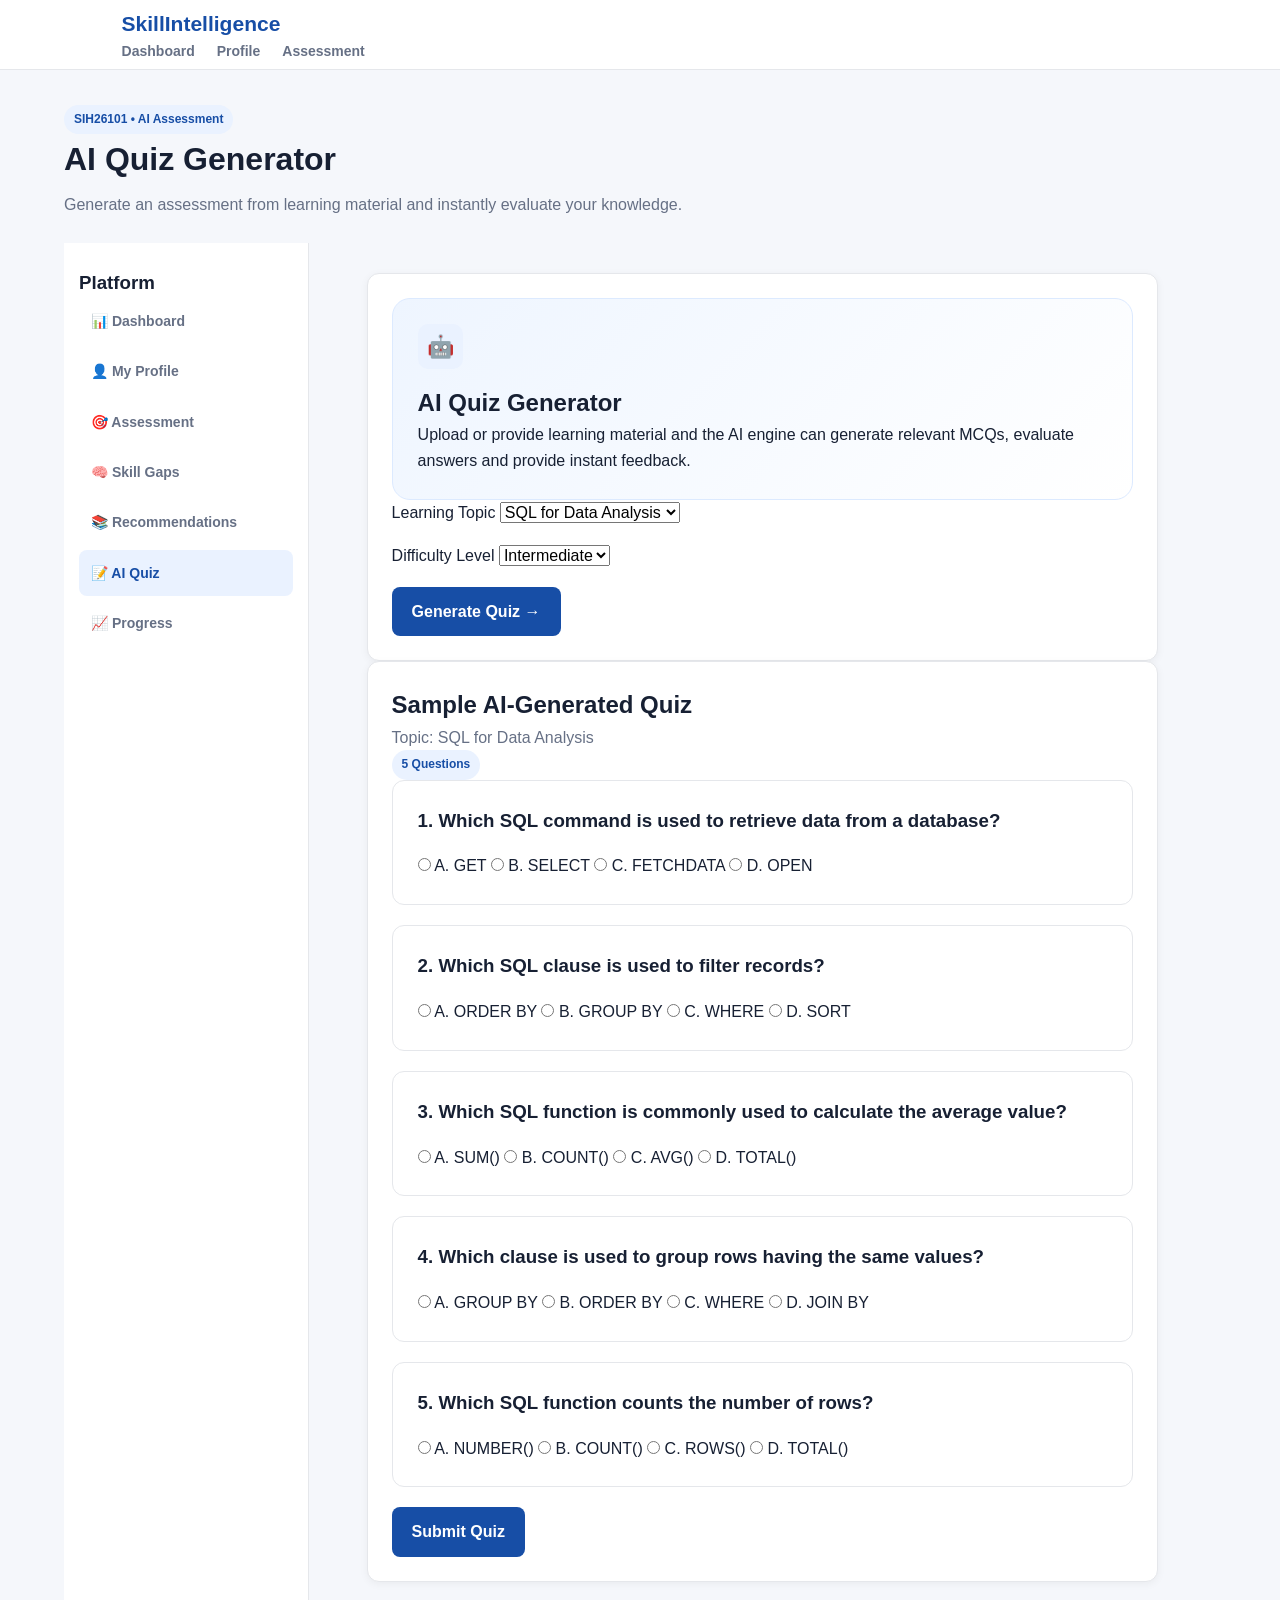
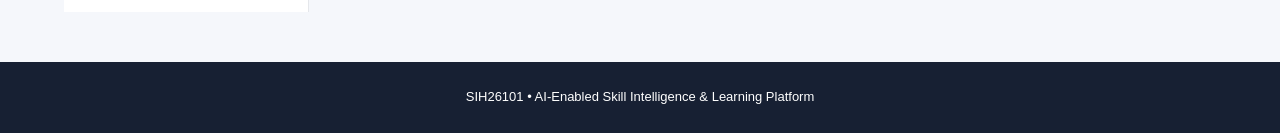
<file: quiz.html>
<!DOCTYPE html>
<html lang="en">

<head>
    <meta charset="UTF-8">
    <meta name="viewport" content="width=device-width, initial-scale=1.0">

    <meta name="description"
        content="AI-assisted quiz generator and assessment on SkillIntelligence.">

    <title>AI Quiz | SkillIntelligence</title>

    <link rel="stylesheet" href="styles.css">
</head>

<body>

    <!-- NAVBAR -->

    <nav class="navbar">

        <div class="container">

            <a href="index.html" class="logo">
                SkillIntelligence
            </a>

            <div class="nav-links">
                <a href="dashboard.html">Dashboard</a>
                <a href="profile.html">Profile</a>
                <a href="assessment.html">Assessment</a>
            </div>

        </div>

    </nav>


    <!-- MAIN -->

    <main class="container">

        <section class="page-header">

            <div>

                <div class="badge">
                    SIH26101 • AI Assessment
                </div>

                <h1>AI Quiz Generator</h1>

                <p>
                    Generate an assessment from learning material
                    and instantly evaluate your knowledge.
                </p>

            </div>

        </section>


        <section class="dashboard-layout">


            <!-- SIDEBAR -->

            <aside class="sidebar">

                <h3>Platform</h3>

                <nav class="sidebar-nav">

                    <a href="dashboard.html">
                        📊 Dashboard
                    </a>

                    <a href="profile.html">
                        👤 My Profile
                    </a>

                    <a href="assessment.html">
                        🎯 Assessment
                    </a>

                    <a href="skill-gap.html">
                        🧠 Skill Gaps
                    </a>

                    <a href="recommendations.html">
                        📚 Recommendations
                    </a>

                    <a href="quiz.html" class="active">
                        📝 AI Quiz
                    </a>

                    <a href="progress.html">
                        📈 Progress
                    </a>

                </nav>

            </aside>


            <!-- CONTENT -->

            <div class="main-content">


                <!-- AI GENERATOR -->

                <section class="card">

                    <div class="ai-box">

                        <div class="ai-icon">
                            🤖
                        </div>

                        <div>

                            <h2>AI Quiz Generator</h2>

                            <p>
                                Upload or provide learning material
                                and the AI engine can generate
                                relevant MCQs, evaluate answers and
                                provide instant feedback.
                            </p>

                        </div>

                    </div>


                    <div class="form-group">

                        <label for="topic">
                            Learning Topic
                        </label>

                        <select id="topic">

                            <option value="sql">
                                SQL for Data Analysis
                            </option>

                            <option value="python">
                                Python for Statistics
                            </option>

                            <option value="visualization">
                                Data Visualization
                            </option>

                            <option value="statistics">
                                Statistics
                            </option>

                        </select>

                    </div>


                    <div class="form-group">

                        <label for="difficulty">
                            Difficulty Level
                        </label>

                        <select id="difficulty">

                            <option>
                                Beginner
                            </option>

                            <option selected>
                                Intermediate
                            </option>

                            <option>
                                Advanced
                            </option>

                        </select>

                    </div>


                    <button
                        type="button"
                        class="btn"
                        onclick="generateQuiz()">

                        Generate Quiz →

                    </button>

                </section>


                <!-- QUIZ AREA -->

                <section
                    class="card"
                    id="quizArea">

                    <div class="section-heading">

                        <div>

                            <h2>
                                Sample AI-Generated Quiz
                            </h2>

                            <p class="text-muted">
                                Topic: SQL for Data Analysis
                            </p>

                        </div>

                        <span class="badge">
                            5 Questions
                        </span>

                    </div>


                    <form id="quizForm">


                        <!-- QUESTION 1 -->

                        <div class="quiz-question">

                            <h3>
                                1. Which SQL command is used to
                                retrieve data from a database?
                            </h3>


                            <label class="option">

                                <input
                                    type="radio"
                                    name="q1"
                                    value="a">

                                <span>
                                    A. GET
                                </span>

                            </label>


                            <label class="option">

                                <input
                                    type="radio"
                                    name="q1"
                                    value="b">

                                <span>
                                    B. SELECT
                                </span>

                            </label>


                            <label class="option">

                                <input
                                    type="radio"
                                    name="q1"
                                    value="c">

                                <span>
                                    C. FETCHDATA
                                </span>

                            </label>


                            <label class="option">

                                <input
                                    type="radio"
                                    name="q1"
                                    value="d">

                                <span>
                                    D. OPEN
                                </span>

                            </label>

                        </div>


                        <!-- QUESTION 2 -->

                        <div class="quiz-question">

                            <h3>
                                2. Which SQL clause is used to
                                filter records?
                            </h3>


                            <label class="option">

                                <input
                                    type="radio"
                                    name="q2"
                                    value="a">

                                <span>
                                    A. ORDER BY
                                </span>

                            </label>


                            <label class="option">

                                <input
                                    type="radio"
                                    name="q2"
                                    value="b">

                                <span>
                                    B. GROUP BY
                                </span>

                            </label>


                            <label class="option">

                                <input
                                    type="radio"
                                    name="q2"
                                    value="c">

                                <span>
                                    C. WHERE
                                </span>

                            </label>


                            <label class="option">

                                <input
                                    type="radio"
                                    name="q2"
                                    value="d">

                                <span>
                                    D. SORT
                                </span>

                            </label>

                        </div>


                        <!-- QUESTION 3 -->

                        <div class="quiz-question">

                            <h3>
                                3. Which SQL function is commonly
                                used to calculate the average value?
                            </h3>


                            <label class="option">

                                <input
                                    type="radio"
                                    name="q3"
                                    value="a">

                                <span>
                                    A. SUM()
                                </span>

                            </label>


                            <label class="option">

                                <input
                                    type="radio"
                                    name="q3"
                                    value="b">

                                <span>
                                    B. COUNT()
                                </span>

                            </label>


                            <label class="option">

                                <input
                                    type="radio"
                                    name="q3"
                                    value="c">

                                <span>
                                    C. AVG()
                                </span>

                            </label>


                            <label class="option">

                                <input
                                    type="radio"
                                    name="q3"
                                    value="d">

                                <span>
                                    D. TOTAL()
                                </span>

                            </label>

                        </div>


                        <!-- QUESTION 4 -->

                        <div class="quiz-question">

                            <h3>
                                4. Which clause is used to group
                                rows having the same values?
                            </h3>


                            <label class="option">

                                <input
                                    type="radio"
                                    name="q4"
                                    value="a">

                                <span>
                                    A. GROUP BY
                                </span>

                            </label>


                            <label class="option">

                                <input
                                    type="radio"
                                    name="q4"
                                    value="b">

                                <span>
                                    B. ORDER BY
                                </span>

                            </label>


                            <label class="option">

                                <input
                                    type="radio"
                                    name="q4"
                                    value="c">

                                <span>
                                    C. WHERE
                                </span>

                            </label>


                            <label class="option">

                                <input
                                    type="radio"
                                    name="q4"
                                    value="d">

                                <span>
                                    D. JOIN BY
                                </span>

                            </label>

                        </div>


                        <!-- QUESTION 5 -->

                        <div class="quiz-question">

                            <h3>
                                5. Which SQL function counts the
                                number of rows?
                            </h3>


                            <label class="option">

                                <input
                                    type="radio"
                                    name="q5"
                                    value="a">

                                <span>
                                    A. NUMBER()
                                </span>

                            </label>


                            <label class="option">

                                <input
                                    type="radio"
                                    name="q5"
                                    value="b">

                                <span>
                                    B. COUNT()
                                </span>

                            </label>


                            <label class="option">

                                <input
                                    type="radio"
                                    name="q5"
                                    value="c">

                                <span>
                                    C. ROWS()
                                </span>

                            </label>


                            <label class="option">

                                <input
                                    type="radio"
                                    name="q5"
                                    value="d">

                                <span>
                                    D. TOTAL()
                                </span>

                            </label>

                        </div>


                        <button
                            type="button"
                            class="btn"
                            onclick="submitQuiz()">

                            Submit Quiz

                        </button>

                    </form>

                </section>


                <!-- RESULT -->

                <section
                    class="card"
                    id="quizResult"
                    style="display: none;">

                    <div class="ai-box">

                        <div class="ai-icon">
                            🎯
                        </div>

                        <div>

                            <h2>Assessment Result</h2>

                            <p id="resultText">
                                Your result will appear here.
                            </p>

                        </div>

                    </div>

                    <a
                        href="progress.html"
                        class="btn">

                        View Progress →

                    </a>

                </section>


            </div>

        </section>

    </main>


    <!-- FOOTER -->

    <footer class="footer">

        SIH26101 • AI-Enabled Skill Intelligence & Learning Platform

    </footer>


    <script src="app.js"></script>


    <script>

        function generateQuiz() {

            const topic =
                document.getElementById("topic").value;

            const difficulty =
                document.getElementById("difficulty").value;

            alert(
                "AI Quiz generated for " +
                topic.toUpperCase() +
                " at " +
                difficulty +
                " level."
            );

        }


        function submitQuiz() {

            const answers = {

                q1: "b",
                q2: "c",
                q3: "c",
                q4: "a",
                q5: "b"

            };


            let score = 0;


            for (const question in answers) {

                const selected =
                    document.querySelector(
                        'input[name="' +
                        question +
                        '"]:checked'
                    );


                if (selected && selected.value === answers[question]) {

                    score++;

                }

            }


            const percentage =
                (score / 5) * 100;


            const result =
                document.getElementById("quizResult");

            const resultText =
                document.getElementById("resultText");


            result.style.display = "block";


            resultText.innerHTML =
                "You scored <strong>" +
                score +
                "/5 (" +
                percentage +
                "%)</strong>. " +
                "Use this result to identify areas that may need more practice.";


            const progress = {

                score: score,

                total: 5,

                percentage: percentage,

                completed: true,

                date: new Date().toISOString()

            };


            localStorage.setItem(
                "si_last_quiz",
                JSON.stringify(progress)
            );


            result.scrollIntoView({
                behavior: "smooth"
            });

        }

    </script>

</body>

  </html>
</file>
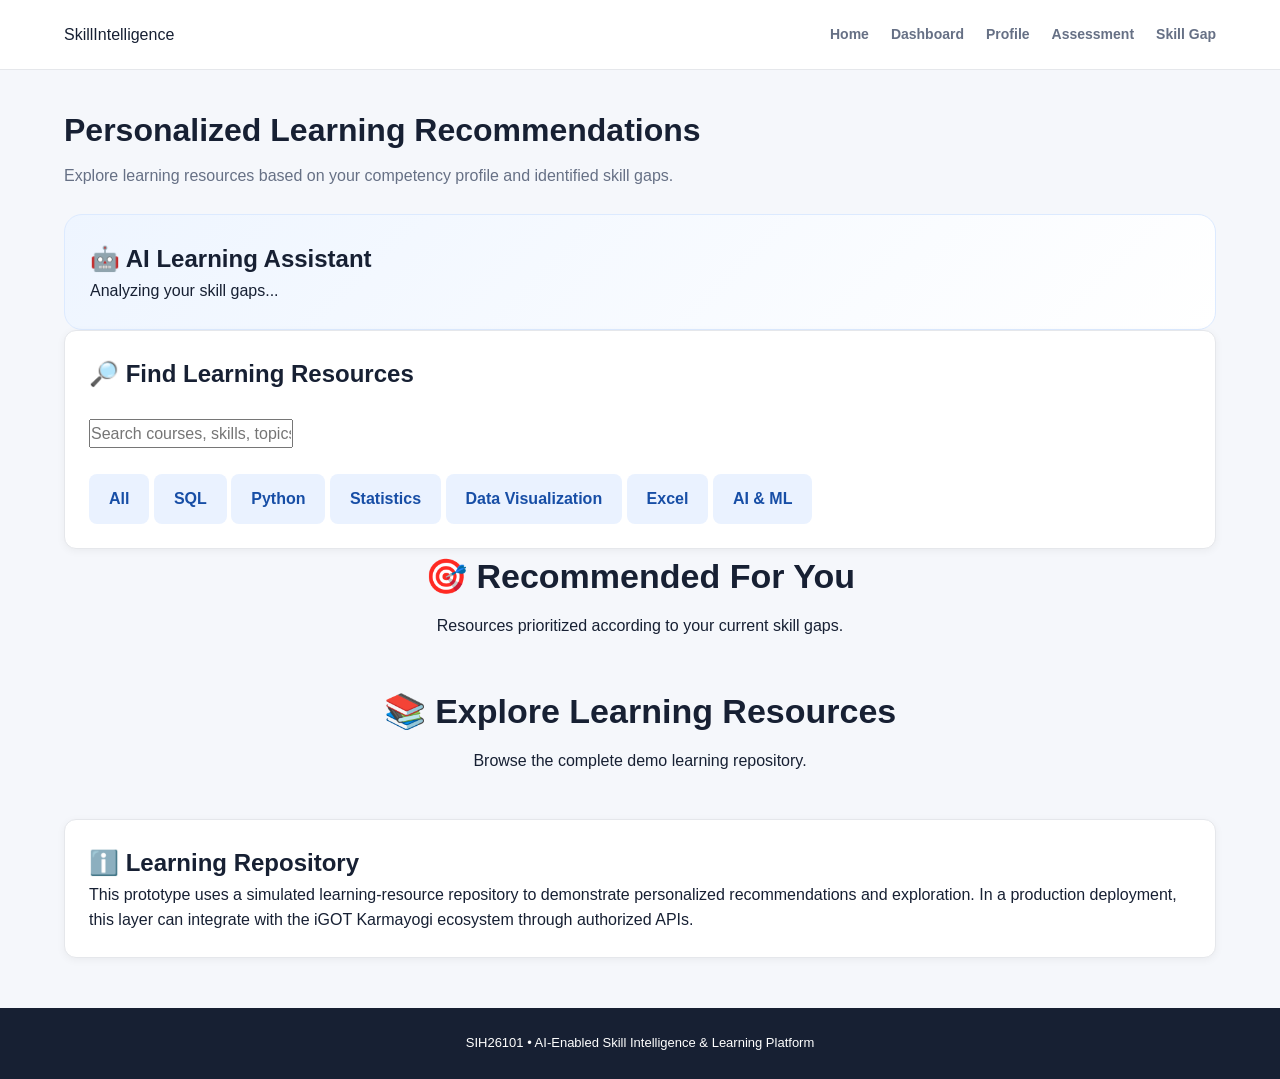
<file: recommendations.html>
<!DOCTYPE html>
<html lang="en">

<head>
    <meta charset="UTF-8">
    <meta name="viewport" content="width=device-width, initial-scale=1.0">

    <title>Recommendations | SkillIntelligence</title>

    <link rel="stylesheet" href="styles.css">
</head>

<body>

    <!-- =========================
         NAVBAR
    ========================== -->

    <nav class="navbar">

        <div class="nav-brand">
            SkillIntelligence
        </div>

        <div class="nav-links">

            <a href="index.html">Home</a>
            <a href="dashboard.html">Dashboard</a>
            <a href="profile.html">Profile</a>
            <a href="assessment.html">Assessment</a>
            <a href="skill-gap.html">Skill Gap</a>

        </div>

    </nav>


    <!-- =========================
         MAIN
    ========================== -->

    <main class="container">

        <!-- PAGE HEADER -->

        <section class="page-header">

            <h1>Personalized Learning Recommendations</h1>

            <p>
                Explore learning resources based on your
                competency profile and identified skill gaps.
            </p>

        </section>


        <!-- =========================
             AI SUMMARY
        ========================== -->

        <section class="ai-box">

            <h2>🤖 AI Learning Assistant</h2>

            <p id="aiRecommendation">
                Analyzing your skill gaps...
            </p>

        </section>


        <!-- =========================
             SEARCH
        ========================== -->

        <section class="card">

            <h2>🔎 Find Learning Resources</h2>

            <br>

            <input
                type="text"
                id="searchInput"
                class="form-input"
                placeholder="Search courses, skills, topics..."
                oninput="filterResources()"
            >

            <br><br>


            <!-- FILTERS -->

            <div class="filter-group">

                <button
                    class="btn btn-secondary filter-btn active"
                    onclick="filterBySkill('All', this)"
                >
                    All
                </button>

                <button
                    class="btn btn-secondary filter-btn"
                    onclick="filterBySkill('SQL', this)"
                >
                    SQL
                </button>

                <button
                    class="btn btn-secondary filter-btn"
                    onclick="filterBySkill('Python', this)"
                >
                    Python
                </button>

                <button
                    class="btn btn-secondary filter-btn"
                    onclick="filterBySkill('Statistics', this)"
                >
                    Statistics
                </button>

                <button
                    class="btn btn-secondary filter-btn"
                    onclick="filterBySkill('Data Visualization', this)"
                >
                    Data Visualization
                </button>

                <button
                    class="btn btn-secondary filter-btn"
                    onclick="filterBySkill('Excel', this)"
                >
                    Excel
                </button>

                <button
                    class="btn btn-secondary filter-btn"
                    onclick="filterBySkill('AI & ML', this)"
                >
                    AI & ML
                </button>

            </div>

        </section>


        <!-- =========================
             AI RECOMMENDED
        ========================== -->

        <section>

            <div class="section-title">

                <h2>🎯 Recommended For You</h2>

                <p>
                    Resources prioritized according to your
                    current skill gaps.
                </p>

            </div>


            <div
                id="recommendedContainer"
                class="card-grid"
            >

                <!-- Dynamic recommendations -->

            </div>

        </section>


        <!-- =========================
             ALL RESOURCES
        ========================== -->

        <section>

            <div class="section-title">

                <h2>📚 Explore Learning Resources</h2>

                <p>
                    Browse the complete demo learning repository.
                </p>

            </div>


            <div
                id="resourceContainer"
                class="card-grid"
            >

                <!-- Resources appear here -->

            </div>


            <p
                id="noResults"
                style="display:none;"
            >
                No matching learning resources found.
            </p>

        </section>


        <!-- =========================
             INFO
        ========================== -->

        <section class="card">

            <h2>ℹ️ Learning Repository</h2>

            <p>

                This prototype uses a simulated learning-resource
                repository to demonstrate personalized
                recommendations and exploration.

                In a production deployment, this layer can
                integrate with the iGOT Karmayogi ecosystem
                through authorized APIs.

            </p>

        </section>

    </main>


    <!-- =========================
         FOOTER
    ========================== -->

    <footer class="footer">

        SIH26101 • AI-Enabled Skill Intelligence & Learning Platform

    </footer>


    <!-- CENTRAL APP -->

    <script src="app.js"></script>


    <!-- =========================
         RECOMMENDATION LOGIC
    ========================== -->

    <script>

        /*
         * Demo Learning Repository
         */

        const learningResources = [

            {
                title: "SQL Fundamentals",
                skill: "SQL",
                type: "Course",
                level: "Beginner",
                description:
                    "Learn SQL fundamentals, queries, filtering and database basics."
            },

            {
                title: "SQL for Data Analysis",
                skill: "SQL",
                type: "Course",
                level: "Intermediate",
                description:
                    "Use SQL for practical data analysis and statistical reporting."
            },

            {
                title: "Advanced SQL Practice",
                skill: "SQL",
                type: "Practice",
                level: "Advanced",
                description:
                    "Practice joins, subqueries, aggregation and advanced SQL problems."
            },

            {
                title: "Python Fundamentals",
                skill: "Python",
                type: "Course",
                level: "Beginner",
                description:
                    "Build a strong foundation in Python programming."
            },

            {
                title: "Python for Statistics",
                skill: "Python",
                type: "Course",
                level: "Intermediate",
                description:
                    "Apply Python to statistical analysis and data processing."
            },

            {
                title: "Advanced Python for Data Analysis",
                skill: "Python",
                type: "Learning Module",
                level: "Advanced",
                description:
                    "Explore advanced Python techniques for data analysis."
            },

            {
                title: "Statistics Fundamentals",
                skill: "Statistics",
                type: "Course",
                level: "Beginner",
                description:
                    "Understand descriptive statistics, probability and basic analysis."
            },

            {
                title: "Applied Statistics",
                skill: "Statistics",
                type: "Course",
                level: "Intermediate",
                description:
                    "Learn practical statistical methods used in official data analysis."
            },

            {
                title: "Statistics Practice Quiz",
                skill: "Statistics",
                type: "Quiz",
                level: "Intermediate",
                description:
                    "Test your understanding of important statistical concepts."
            },

            {
                title: "Data Visualization Fundamentals",
                skill: "Data Visualization",
                type: "Learning Module",
                level: "Beginner",
                description:
                    "Learn charts, dashboards and effective data presentation."
            },

            {
                title: "Advanced Data Visualization",
                skill: "Data Visualization",
                type: "Course",
                level: "Advanced",
                description:
                    "Explore advanced visualization techniques for analytical reporting."
            },

            {
                title: "Excel for Data Analysis",
                skill: "Excel",
                type: "Course",
                level: "Beginner",
                description:
                    "Learn spreadsheets, formulas, sorting, filtering and analysis."
            },

            {
                title: "Advanced Excel Analytics",
                skill: "Excel",
                type: "Learning Module",
                level: "Advanced",
                description:
                    "Use advanced Excel features for data analysis and reporting."
            },

            {
                title: "Introduction to Artificial Intelligence",
                skill: "AI & ML",
                type: "Course",
                level: "Beginner",
                description:
                    "Understand the fundamentals of artificial intelligence."
            },

            {
                title: "Machine Learning Fundamentals",
                skill: "AI & ML",
                type: "Course",
                level: "Intermediate",
                description:
                    "Learn the basic concepts of machine learning and predictive models."
            },

            {
                title: "AI for Government Data",
                skill: "AI & ML",
                type: "Learning Module",
                level: "Advanced",
                description:
                    "Explore AI applications for public-sector data and governance."
            }

        ];


        let currentSkillFilter = "All";


        /*
         * =========================
         * PAGE START
         * =========================
         */

        document.addEventListener(
            "DOMContentLoaded",
            function () {

                loadRecommendations();

                displayResources(
                    learningResources
                );

            }
        );


        /*
         * =========================
         * LOAD AI RECOMMENDATIONS
         * =========================
         */

        function loadRecommendations() {

            const gaps =
                getSkillGaps();


            const recommendationBox =
                document.getElementById(
                    "aiRecommendation"
                );


            if (
                !gaps ||
                gaps.length === 0
            ) {

                recommendationBox.textContent =
                    "Complete the assessment to receive personalized learning recommendations.";

                return;

            }


            /*
             * Find biggest gap
             */

            const positiveGaps =
                gaps
                    .filter(
                        function (item) {

                            return item.gap > 0;

                        }
                    )
                    .sort(
                        function (a, b) {

                            return b.gap - a.gap;

                        }
                    );


            if (
                positiveGaps.length === 0
            ) {

                recommendationBox.textContent =
                    "Excellent! Your current competency levels meet the required levels. You can explore advanced learning resources to continue developing your skills.";

            } else {

                const biggestGap =
                    positiveGaps[0];


                recommendationBox.textContent =
                    "Your highest-priority learning area is " +
                    biggestGap.skill +
                    " with a skill gap of " +
                    biggestGap.gap +
                    "%. Recommended resources for this skill are shown first.";

            }


            /*
             * Display personalized cards
             */

            const recommended =
                document.getElementById(
                    "recommendedContainer"
                );


            recommended.innerHTML = "";


            if (
                positiveGaps.length === 0
            ) {

                recommended.innerHTML = `

                    <div class="card">

                        <h3>
                            No Critical Skill Gaps
                        </h3>

                        <p>
                            Explore advanced learning resources
                            to continue improving your skills.
                        </p>

                    </div>

                `;

                return;

            }


            positiveGaps
                .slice(0, 3)
                .forEach(
                    function (gap) {

                        const matchingResources =
                            learningResources
                                .filter(
                                    function (resource) {

                                        return resource.skill ===
                                            gap.skill;

                                    }
                                )
                                .slice(0, 2);


                        matchingResources.forEach(
                            function (resource) {

                                recommended.innerHTML +=
                                    createResourceCard(
                                        resource,
                                        gap
                                    );

                            }
                        );

                    }
                );

        }


        /*
         * =========================
         * CREATE RESOURCE CARD
         * =========================
         */

        function createResourceCard(
            resource,
            gap
        ) {

            let priority =
                gap
                    ? gap.priority
                    : "Explore";


            return `

                <div class="card resource-card">

                    <div class="card-header">

                        <div>

                            <h3>
                                ${resource.title}
                            </h3>

                            <p>
                                ${resource.skill}
                                •
                                ${resource.type}
                                •
                                ${resource.level}
                            </p>

                        </div>

                        <span class="badge">
                            ${priority}
                        </span>

                    </div>


                    <p>
                        ${resource.description}
                    </p>


                    ${
                        gap
                            ? `
                                <p>
                                    Skill Gap:
                                    <strong>
                                        ${gap.gap}%
                                    </strong>
                                </p>
                            `
                            : ""
                    }


                    <br>


                    <button
                        class="btn btn-primary"
                        onclick="startLearning('${resource.title}')"
                    >
                        Start Learning →
                    </button>

                </div>

            `;

        }


        /*
         * =========================
         * DISPLAY ALL RESOURCES
         * =========================
         */

        function displayResources(
            resources
        ) {

            const container =
                document.getElementById(
                    "resourceContainer"
                );


            const noResults =
                document.getElementById(
                    "noResults"
                );


            container.innerHTML = "";


            if (
                resources.length === 0
            ) {

                noResults.style.display =
                    "block";

                return;

            }


            noResults.style.display =
                "none";


            resources.forEach(
                function (resource) {

                    container.innerHTML +=
                        createResourceCard(
                            resource,
                            null
                        );

                }
            );

        }


        /*
         * =========================
         * SEARCH
         * =========================
         */

        function filterResources() {

            const search =
                document.getElementById(
                    "searchInput"
                ).value
                .toLowerCase()
                .trim();


            const filtered =
                learningResources.filter(
                    function (resource) {

                        const matchesSearch =
                            resource.title
                                .toLowerCase()
                                .includes(search)

                            ||

                            resource.skill
                                .toLowerCase()
                                .includes(search)

                            ||

                            resource.type
                                .toLowerCase()
                                .includes(search)

                            ||

                            resource.level
                                .toLowerCase()
                                .includes(search)

                            ||

                            resource.description
                                .toLowerCase()
                                .includes(search);


                        const matchesSkill =
                            currentSkillFilter ===
                            "All"
                            ||
                            resource.skill ===
                            currentSkillFilter;


                        return (
                            matchesSearch &&
                            matchesSkill
                        );

                    }
                );


            displayResources(
                filtered
            );

        }


        /*
         * =========================
         * SKILL FILTER
         * =========================
         */

        function filterBySkill(
            skill,
            button
        ) {

            currentSkillFilter =
                skill;


            document
                .querySelectorAll(
                    ".filter-btn"
                )
</file>
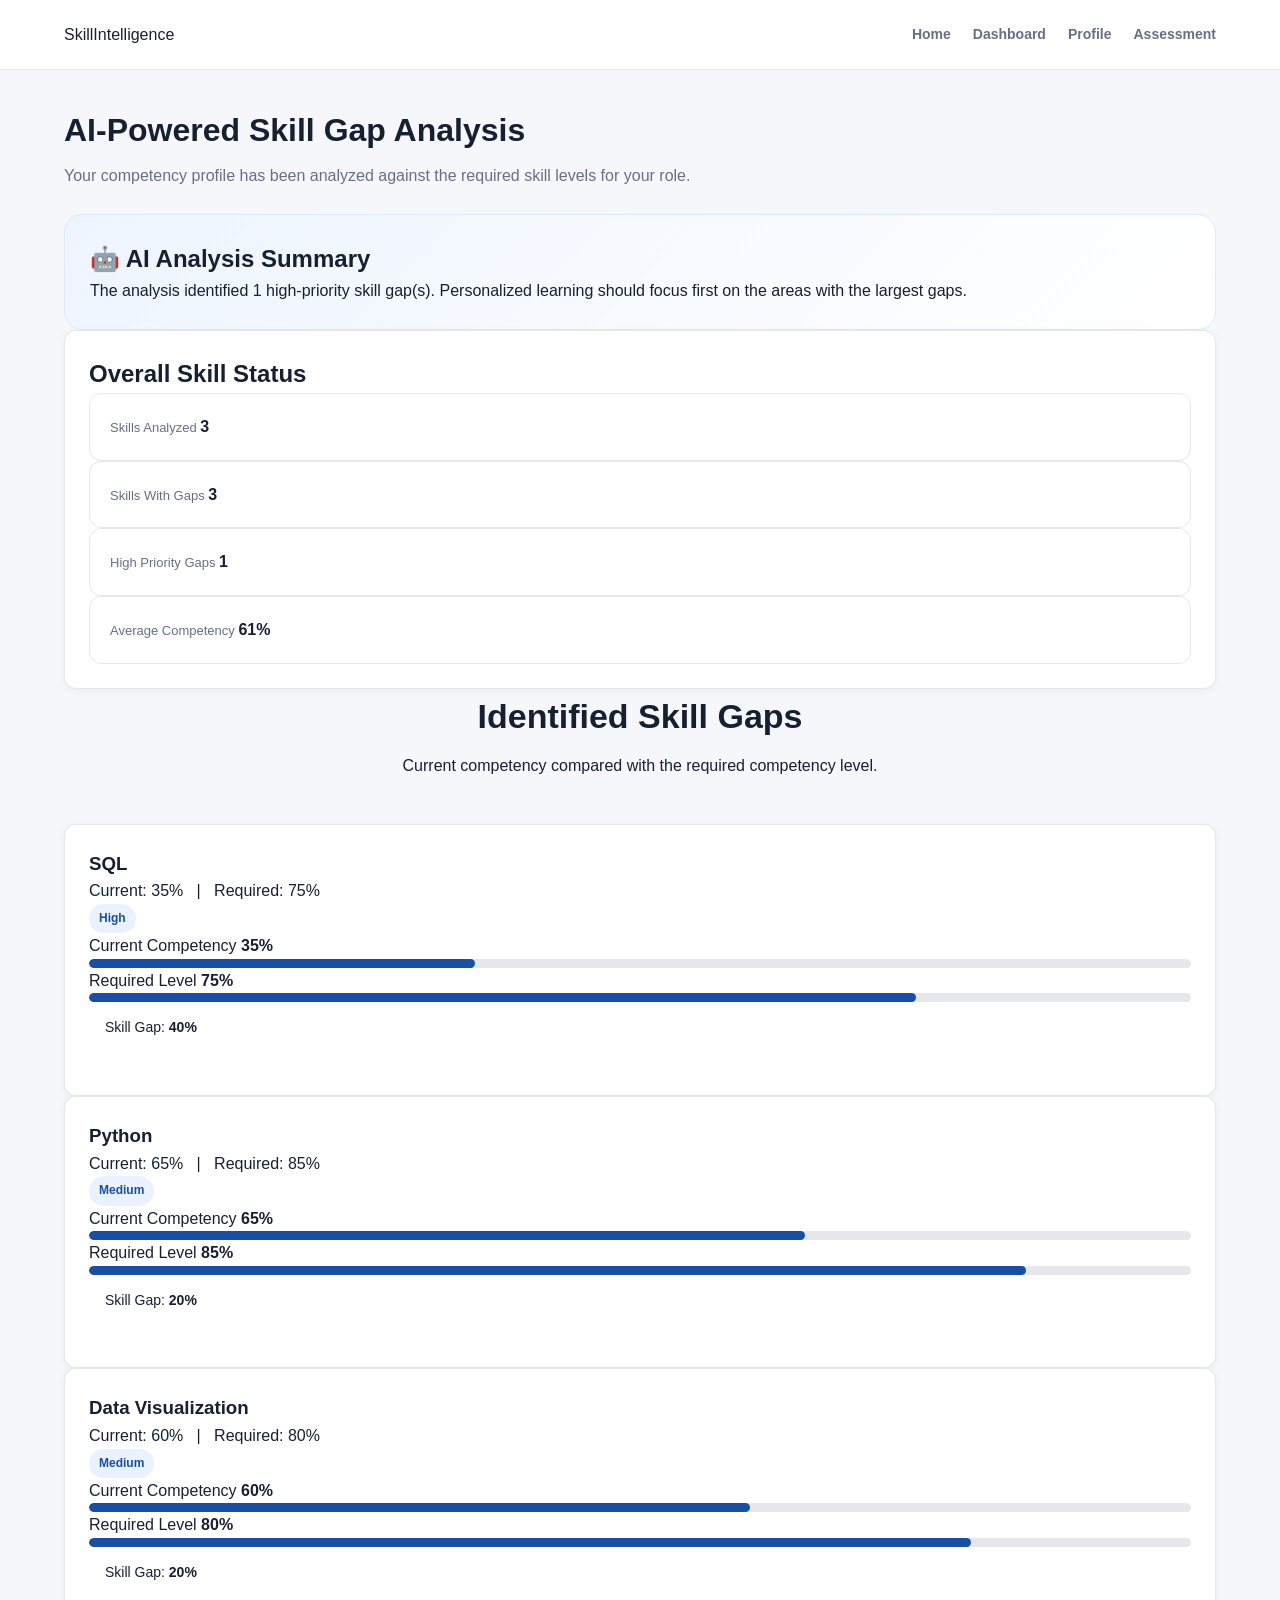
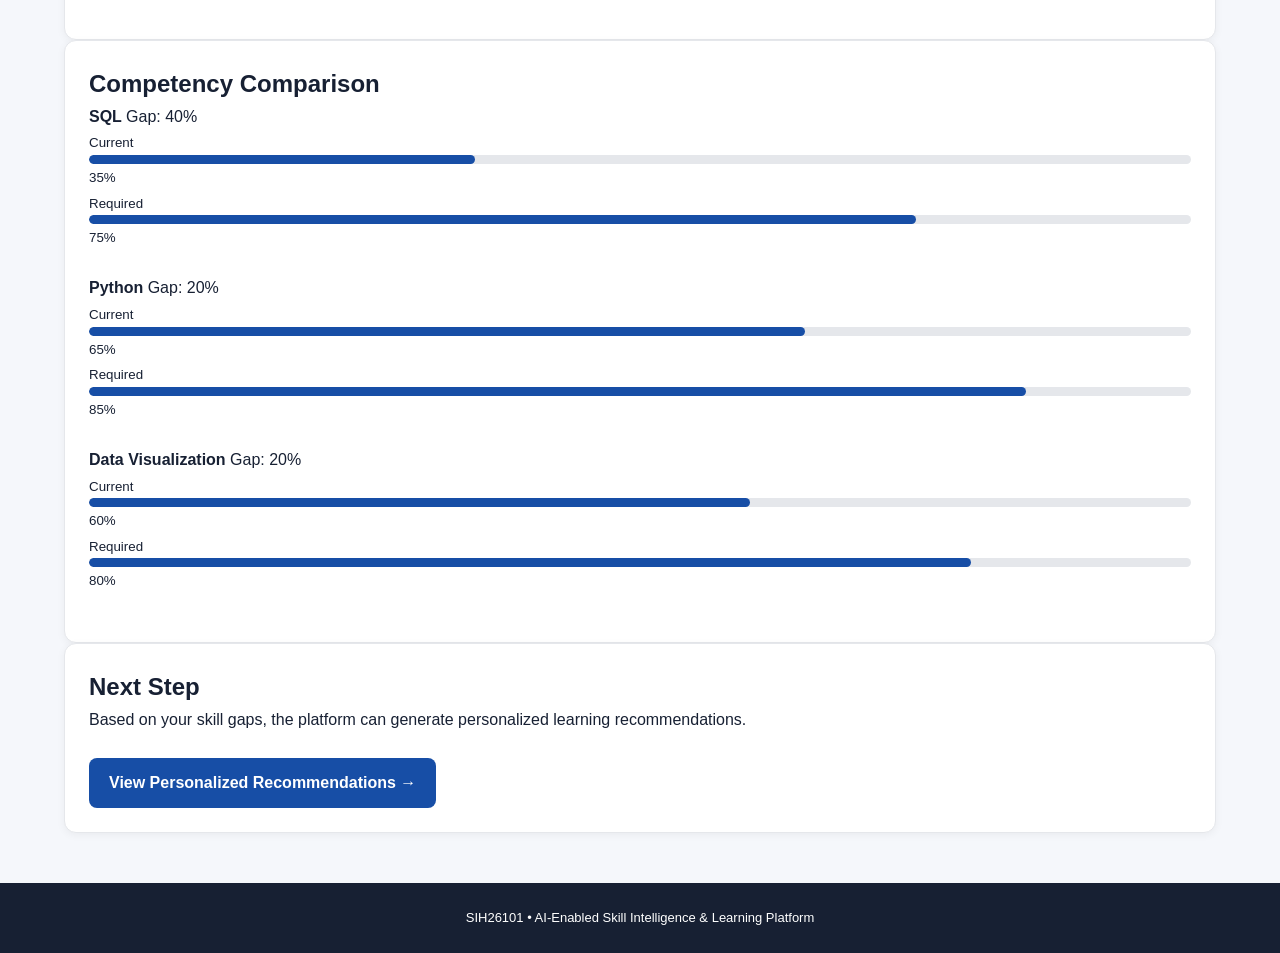
<file: skill-gap.html>
<!DOCTYPE html>
<html lang="en">

<head>
    <meta charset="UTF-8">
    <meta name="viewport" content="width=device-width, initial-scale=1.0">

    <title>Skill Gap Analysis | SkillIntelligence</title>

    <link rel="stylesheet" href="styles.css">
</head>

<body>

    <!-- =========================
         NAVBAR
    ========================== -->

    <nav class="navbar">

        <div class="nav-brand">
            SkillIntelligence
        </div>

        <div class="nav-links">

            <a href="index.html">Home</a>
            <a href="dashboard.html">Dashboard</a>
            <a href="profile.html">Profile</a>
            <a href="assessment.html">Assessment</a>

        </div>

    </nav>


    <!-- =========================
         MAIN CONTENT
    ========================== -->

    <main class="container">

        <!-- PAGE HEADER -->

        <section class="page-header">

            <h1>AI-Powered Skill Gap Analysis</h1>

            <p>
                Your competency profile has been analyzed against
                the required skill levels for your role.
            </p>

        </section>


        <!-- =========================
             AI SUMMARY
        ========================== -->

        <section class="ai-box">

            <h2>🤖 AI Analysis Summary</h2>

            <p id="aiSummary">
                Analyzing your competency profile...
            </p>

        </section>


        <!-- =========================
             OVERALL STATUS
        ========================== -->

        <section class="card">

            <h2>Overall Skill Status</h2>

            <div class="stats-grid">

                <div class="stat-card">

                    <span class="stat-label">
                        Skills Analyzed
                    </span>

                    <strong id="skillsAnalyzed">
                        0
                    </strong>

                </div>


                <div class="stat-card">

                    <span class="stat-label">
                        Skills With Gaps
                    </span>

                    <strong id="skillsWithGaps">
                        0
                    </strong>

                </div>


                <div class="stat-card">

                    <span class="stat-label">
                        High Priority Gaps
                    </span>

                    <strong id="highPriority">
                        0
                    </strong>

                </div>


                <div class="stat-card">

                    <span class="stat-label">
                        Average Competency
                    </span>

                    <strong id="averageCompetency">
                        0%
                    </strong>

                </div>

            </div>

        </section>


        <!-- =========================
             SKILL GAP CARDS
        ========================== -->

        <section>

            <div class="section-title">

                <h2>Identified Skill Gaps</h2>

                <p>
                    Current competency compared with the
                    required competency level.
                </p>

            </div>


            <div id="skillGapContainer" class="card-grid">

                <!-- Dynamic skill cards will appear here -->

            </div>

        </section>


        <!-- =========================
             DETAILED COMPARISON
        ========================== -->

        <section class="card">

            <h2>Competency Comparison</h2>

            <div id="comparisonContainer">

                <!-- Dynamic comparison rows -->

            </div>

        </section>


        <!-- =========================
             ACTION
        ========================== -->

        <section class="card">

            <h2>Next Step</h2>

            <p>
                Based on your skill gaps, the platform can
                generate personalized learning recommendations.
            </p>

            <br>

            <a
                href="recommendations.html"
                class="btn btn-primary"
            >
                View Personalized Recommendations →
            </a>

        </section>

    </main>


    <!-- =========================
         FOOTER
    ========================== -->

    <footer class="footer">

        SIH26101 • AI-Enabled Skill Intelligence & Learning Platform

    </footer>


    <!-- CENTRAL APPLICATION LOGIC -->

    <script src="app.js"></script>


    <!-- =========================
         DYNAMIC SKILL GAP LOGIC
    ========================== -->

    <script>

        document.addEventListener(
            "DOMContentLoaded",
            function () {

                loadSkillGapPage();

            }
        );


        function loadSkillGapPage() {

            /*
             * Get generated skill gaps
             * from central app.js
             */

            const gaps =
                getSkillGaps();


            /*
             * Get competencies
             */

            const competencies =
                getCompetencies();


            /*
             * If no data exists
             */

            if (
                !gaps ||
                gaps.length === 0
            ) {

                document.getElementById(
                    "skillGapContainer"
                ).innerHTML = `

                    <div class="card">

                        <h3>No Skill Gap Data Available</h3>

                        <p>
                            Please complete the assessment
                            first.
                        </p>

                        <br>

                        <a
                            href="assessment.html"
                            class="btn btn-primary"
                        >
                            Take Assessment
                        </a>

                    </div>

                `;

                return;

            }


            /*
             * =========================
             * CALCULATE SUMMARY
             * =========================
             */

            const skillsAnalyzed =
                gaps.length;


            const skillsWithGaps =
                gaps.filter(
                    function (item) {

                        return item.gap > 0;

                    }
                ).length;


            const highPriority =
                gaps.filter(
                    function (item) {

                        return item.priority === "High";

                    }
                ).length;


            let totalScore = 0;


            competencies.forEach(
                function (item) {

                    totalScore +=
                        Number(item.score || 0);

                }
            );


            const averageCompetency =
                competencies.length > 0
                    ? Math.round(
                        totalScore /
                        competencies.length
                    )
                    : 0;


            /*
             * =========================
             * UPDATE SUMMARY
             * =========================
             */

            document.getElementById(
                "skillsAnalyzed"
            ).textContent =
                skillsAnalyzed;


            document.getElementById(
                "skillsWithGaps"
            ).textContent =
                skillsWithGaps;


            document.getElementById(
                "highPriority"
            ).textContent =
                highPriority;


            document.getElementById(
                "averageCompetency"
            ).textContent =
                averageCompetency + "%";


            /*
             * =========================
             * AI SUMMARY TEXT
             * =========================
             */

            const summary =
                document.getElementById(
                    "aiSummary"
                );


            if (highPriority > 0) {

                summary.textContent =
                    "The analysis identified " +
                    highPriority +
                    " high-priority skill gap(s). " +
                    "Personalized learning should focus " +
                    "first on the areas with the largest gaps.";

            } else if (skillsWithGaps > 0) {

                summary.textContent =
                    "Your competency profile shows " +
                    skillsWithGaps +
                    " skill area(s) that can be improved. " +
                    "The platform recommends targeted learning " +
                    "to close these gaps.";

            } else {

                summary.textContent =
                    "Your current competency levels meet " +
                    "the required levels across the analyzed skills.";

            }


            /*
             * =========================
             * CREATE SKILL CARDS
             * =========================
             */

            const container =
                document.getElementById(
                    "skillGapContainer"
                );


            container.innerHTML = "";


            gaps.forEach(
                function (item) {

                    const priorityClass =
                        item.priority
                            .toLowerCase();


                    const card =
                        document.createElement(
                            "div"
                        );


                    card.className =
                        "card";


                    card.innerHTML = `

                        <div class="card-header">

                            <div>

                                <h3>
                                    ${item.skill}
                                </h3>

                                <p>
                                    Current: ${item.current}%
                                    &nbsp; | &nbsp;
                                    Required: ${item.required}%
                                </p>

                            </div>

                            <span class="badge ${priorityClass}">
                                ${item.priority}
                            </span>

                        </div>


                        <div class="progress-container">

                            <div class="progress-label">

                                <span>
                                    Current Competency
                                </span>

                                <strong>
                                    ${item.current}%
                                </strong>

                            </div>

                            <div class="progress-bar">

                                <div
                                    class="progress-fill"
                                    style="width:${item.current}%"
                                ></div>

                            </div>

                        </div>


                        <div class="progress-container">

                            <div class="progress-label">

                                <span>
                                    Required Level
                                </span>

                                <strong>
                                    ${item.required}%
                                </strong>

                            </div>

                            <div class="progress-bar">

                                <div
                                    class="progress-fill"
                                    style="width:${item.required}%"
                                ></div>

                            </div>

                        </div>


                        <div class="alert">

                            Skill Gap:
                            <strong>
                                ${item.gap}%
                            </strong>

                        </div>

                    `;


                    container.appendChild(
                        card
                    );

                }
            );


            /*
             * =========================
             * COMPARISON TABLE
             * =========================
             */

            const comparison =
                document.getElementById(
                    "comparisonContainer"
                );


            comparison.innerHTML = "";


            gaps.forEach(
                function (item) {

                    const row =
                        document.createElement(
                            "div"
                        );


                    row.className =
                        "skill-comparison";


                    row.innerHTML = `

                        <div class="comparison-header">

                            <strong>
                                ${item.skill}
                            </strong>

                            <span>
                                Gap: ${item.gap}%
                            </span>

                        </div>


                        <div class="comparison-bars">

                            <div>

                                <small>
                                    Current
                                </small>

                                <div class="progress-bar">

                                    <div
                                        class="progress-fill"
                                        style="width:${item.current}%"
                                    ></div>

                                </div>

                                <small>
                                    ${item.current}%
                                </small>

                            </div>


                            <div>

                                <small>
                                    Required
                                </small>

                                <div class="progress-bar">

                                    <div
                                        class="progress-fill"
                                        style="width:${item.required}%"
                                    ></div>

                                </div>

                                <small>
                                    ${item.required}%
                                </small>

                            </div>

                        </div>

                        <br>

                    `;


                    comparison.appendChild(
                        row
                    );

                }
            );

        }

    </script>

</body>

</html>
</file>
<file: styles.css>
/* =========================================================
   SIH26101 - COMMON WEBSITE DESIGN SYSTEM
   This file is shared by all pages.
   ========================================================= */

:root {
    --primary: #174ea6;
    --primary-dark: #123d82;
    --primary-light: #eaf2ff;

    --background: #f5f7fb;
    --surface: #ffffff;

    --text: #172033;
    --text-light: #667085;
    --text-muted: #98a2b3;

    --border: #e5e7eb;
    --success: #16803c;
    --warning: #b54708;
    --danger: #d92d20;

    --radius-sm: 8px;
    --radius-md: 12px;
    --radius-lg: 18px;

    --shadow-sm: 0 2px 8px rgba(0, 0, 0, 0.05);
    --shadow-md: 0 8px 25px rgba(0, 0, 0, 0.07);
    --shadow-lg: 0 15px 40px rgba(0, 0, 0, 0.08);

    --max-width: 1200px;
}


/* =========================================================
   RESET
   ========================================================= */

* {
    margin: 0;
    padding: 0;
    box-sizing: border-box;
}

html {
    scroll-behavior: smooth;
}

body {
    font-family: Arial, Helvetica, sans-serif;
    background: var(--background);
    color: var(--text);
    line-height: 1.6;
}

a {
    color: inherit;
    text-decoration: none;
}

button,
input,
select,
textarea {
    font: inherit;
}

button {
    cursor: pointer;
}

img {
    max-width: 100%;
    display: block;
}


/* =========================================================
   COMMON CONTAINER
   ========================================================= */

.container {
    width: 90%;
    max-width: var(--max-width);
    margin: 0 auto;
}


/* =========================================================
   NAVBAR
   ========================================================= */

.navbar {
    min-height: 70px;
    background: var(--surface);
    border-bottom: 1px solid var(--border);

    display: flex;
    align-items: center;
    justify-content: space-between;

    padding: 0 5%;
}

.logo {
    font-size: 21px;
    font-weight: 700;
    color: var(--primary);
}

.nav-links {
    display: flex;
    align-items: center;
    gap: 22px;
}

.nav-links a {
    color: var(--text-light);
    font-size: 14px;
    font-weight: 600;
    transition: 0.2s;
}

.nav-links a:hover,
.nav-links a.active {
    color: var(--primary);
}


/* =========================================================
   BUTTONS
   ========================================================= */

.btn {
    display: inline-flex;
    align-items: center;
    justify-content: center;
    gap: 8px;

    padding: 12px 20px;

    border: none;
    border-radius: var(--radius-sm);

    background: var(--primary);
    color: white;

    font-weight: 700;
    cursor: pointer;

    transition: 0.2s;
}

.btn:hover {
    background: var(--primary-dark);
    transform: translateY(-1px);
}

.btn-secondary {
    background: var(--primary-light);
    color: var(--primary);
}

.btn-secondary:hover {
    background: #dceaff;
}

.btn-outline {
    background: transparent;
    color: var(--primary);
    border: 1px solid var(--primary);
}

.btn-outline:hover {
    background: var(--primary-light);
}

.btn-danger {
    background: var(--danger);
}

.btn-success {
    background: var(--success);
}


/* =========================================================
   PAGE HEADER
   ========================================================= */

.page-header {
    padding: 35px 0 25px;
}

.page-header h1 {
    font-size: 32px;
    margin-bottom: 7px;
}

.page-header p {
    color: var(--text-light);
}


/* =========================================================
   CARDS
   ========================================================= */

.card {
    background: var(--surface);
    border: 1px solid var(--border);
    border-radius: var(--radius-md);
    padding: 24px;
    box-shadow: var(--shadow-sm);
}

.card:hover {
    box-shadow: var(--shadow-md);
}

.card-title {
    font-size: 20px;
    margin-bottom: 8px;
}

.card-text {
    color: var(--text-light);
}


/* =========================================================
   GRID
   ========================================================= */

.grid {
    display: grid;
    gap: 20px;
}

.grid-2 {
    grid-template-columns: repeat(2, 1fr);
}

.grid-3 {
    grid-template-columns: repeat(3, 1fr);
}

.grid-4 {
    grid-template-columns: repeat(4, 1fr);
}


/* =========================================================
   DASHBOARD SIDEBAR
   ========================================================= */

.dashboard-layout {
    display: flex;
    min-height: calc(100vh - 70px);
}

.sidebar {
    width: 245px;
    background: var(--surface);
    border-right: 1px solid var(--border);
    padding: 25px 15px;
    flex-shrink: 0;
}

.sidebar-title {
    font-size: 12px;
    color: var(--text-muted);
    text-transform: uppercase;
    font-weight: 700;
    padding: 0 12px;
    margin-bottom: 10px;
}

.sidebar a {
    display: flex;
    align-items: center;
    gap: 10px;

    padding: 12px;
    margin-bottom: 4px;

    border-radius: var(--radius-sm);

    color: var(--text-light);
    font-size: 14px;
    font-weight: 600;
}

.sidebar a:hover,
.sidebar a.active {
    background: var(--primary-light);
    color: var(--primary);
}

.main-content {
    flex: 1;
    padding: 30px 5%;
    min-width: 0;
}


/* =========================================================
   STAT CARDS
   ========================================================= */

.stat-card {
    background: var(--surface);
    border: 1px solid var(--border);
    border-radius: var(--radius-md);
    padding: 20px;
}

.stat-label {
    color: var(--text-light);
    font-size: 13px;
    margin-bottom: 6px;
}

.stat-value {
    font-size: 28px;
    font-weight: 700;
}

.stat-change {
    font-size: 12px;
    margin-top: 5px;
}

.stat-change.positive {
    color: var(--success);
}

.stat-change.warning {
    color: var(--warning);
}


/* =========================================================
   PROGRESS BAR
   ========================================================= */

.progress-wrapper {
    margin: 15px 0;
}

.progress-header {
    display: flex;
    justify-content: space-between;
    gap: 10px;

    font-size: 14px;
    margin-bottom: 7px;
}

.progress-bar {
    width: 100%;
    height: 9px;

    background: #e5e7eb;
    border-radius: 20px;
    overflow: hidden;
}

.progress-fill {
    height: 100%;
    background: var(--primary);
    border-radius: 20px;

    transition: width 0.5s ease;
}


/* =========================================================
   BADGES
   ========================================================= */

.badge {
    display: inline-flex;
    align-items: center;

    padding: 5px 10px;

    border-radius: 20px;

    background: var(--primary-light);
    color: var(--primary);

    font-size: 12px;
    font-weight: 700;
}

.badge-success {
    background: #e7f6ec;
    color: var(--success);
}

.badge-warning {
    background: #fff4e5;
    color: var(--warning);
}

.badge-danger {
    background: #feeceb;
    color: var(--danger);
}


/* =========================================================
   FORMS
   ========================================================= */

.form-group {
    margin-bottom: 18px;
}

.form-label {
    display: block;
    margin-bottom: 7px;

    font-size: 14px;
    font-weight: 700;
}

.form-control {
    width: 100%;

    padding: 12px 14px;

    background: white;
    border: 1px solid var(--border);
    border-radius: var(--radius-sm);

    color: var(--text);
    outline: none;

    transition: 0.2s;
}

.form-control:focus {
    border-color: var(--primary);
    box-shadow: 0 0 0 3px rgba(23, 78, 166, 0.1);
}

textarea.form-control {
    min-height: 120px;
    resize: vertical;
}


/* =========================================================
   SKILL GAP
   ========================================================= */

.skill-item {
    padding: 18px 0;
    border-bottom: 1px solid var(--border);
}

.skill-item:last-child {
    border-bottom: none;
}

.skill-info {
    display: flex;
    justify-content: space-between;
    gap: 15px;
    margin-bottom: 8px;
}

.skill-name {
    font-weight: 700;
}

.skill-level {
    color: var(--text-light);
    font-size: 13px;
}


/* =========================================================
   RECOMMENDATION CARDS
   ========================================================= */

.recommendation-card {
    background: var(--surface);
    border: 1px solid var(--border);
    border-radius: var(--radius-md);

    padding: 22px;

    display: flex;
    flex-direction: column;
    gap: 12px;
}

.recommendation-card h3 {
    font-size: 18px;
}

.recommendation-card p {
    color: var(--text-light);
    font-size: 14px;
}


/* =========================================================
   QUIZ
   ========================================================= */

.quiz-question {
    background: var(--surface);
    border: 1px solid var(--border);
    border-radius: var(--radius-md);

    padding: 25px;
    margin-bottom: 20px;
}

.quiz-question h3 {
    margin-bottom: 18px;
}

.quiz-option {
    display: block;

    width: 100%;

    padding: 13px 15px;
    margin-bottom: 10px;

    text-align: left;

    background: white;
    border: 1px solid var(--border);
    border-radius: var(--radius-sm);

    transition: 0.2s;
}

.quiz-option:hover {
    border-color: var(--primary);
    background: var(--primary-light);
}

.quiz-option.selected {
    border-color: var(--primary);
    background: var(--primary-light);
}


/* =========================================================
   TABLE
   ========================================================= */

.table-wrapper {
    width: 100%;
    overflow-x: auto;
}

.data-table {
    width: 100%;
    border-collapse: collapse;
    background: var(--surface);
}

.data-table th,
.data-table td {
    padding: 14px;
    text-align: left;
    border-bottom: 1px solid var(--border);
}

.data-table th {
    font-size: 13px;
    color: var(--text-light);
    background: #fafbfc;
}

.data-table td {
    font-size: 14px;
}


/* =========================================================
   ALERTS
   ========================================================= */

.alert {
    padding: 14px 16px;
    border-radius: var(--radius-sm);
    margin-bottom: 18px;
    font-size: 14px;
}

.alert-info {
    background: var(--primary-light);
    color: var(--primary);
}

.alert-success {
    background: #e7f6ec;
    color: var(--success);
}

.alert-warning {
    background: #fff4e5;
    color: var(--warning);
}

.alert-danger {
    background: #feeceb;
    color: var(--danger);
}


/* =========================================================
   AI ASSISTANT
   ========================================================= */

.ai-box {
    background: linear-gradient(135deg, #eef5ff, #ffffff);
    border: 1px solid #dceaff;
    border-radius: var(--radius-lg);
    padding: 25px;
}

.ai-icon {
    width: 45px;
    height: 45px;

    display: flex;
    align-items: center;
    justify-content: center;

    background: var(--primary-light);
    color: var(--primary);

    border-radius: 10px;
    margin-bottom: 15px;

    font-size: 22px;
}


/* =========================================================
   EMPTY STATE
   ========================================================= */

.empty-state {
    text-align: center;
    padding: 50px 20px;
    color: var(--text-light);
}

.empty-state h3 {
    color: var(--text);
    margin-bottom: 8px;
}


/* =========================================================
   LOADING
   ========================================================= */

.loading {
    text-align: center;
    padding: 30px;
    color: var(--text-light);
}


/* =========================================================
   FOOTER
   ========================================================= */

.footer {
    background: var(--text);
    color: white;
    text-align: center;
    padding: 25px;

    font-size: 13px;
    margin-top: 50px;
}


/* =========================================================
   UTILITY CLASSES
   ========================================================= */

.text-center {
    text-align: center;
}

.text-right {
    text-align: right;
}

.text-muted {
    color: var(--text-light);
}

.text-primary {
    color: var(--primary);
}

.text-success {
    color: var(--success);
}

.text-danger {
    color: var(--danger);
}

.mt-10 {
    margin-top: 10px;
}

.mt-20 {
    margin-top: 20px;
}

.mt-30 {
    margin-top: 30px;
}

.mb-10 {
    margin-bottom: 10px;
}

.mb-20 {
    margin-bottom: 20px;
}

.mb-30 {
    margin-bottom: 30px;
}


/* =========================================================
   RESPONSIVE / MOBILE
   ========================================================= */

@media (max-width: 900px) {

    .grid-4 {
        grid-template-columns: repeat(2, 1fr);
    }

    .grid-3 {
        grid-template-columns: repeat(2, 1fr);
    }

    .sidebar {
        width: 210px;
    }
}


@media (max-width: 700px) {

    .navbar {
        min-height: 60px;
        padding: 0 20px;
    }

    .nav-links {
        display: none;
    }

    .dashboard-layout {
        display: block;
    }

    .sidebar {
        width: 100%;
        border-right: none;
        border-bottom: 1px solid var(--border);

        display: flex;
        overflow-x: auto;

        padding: 10px;
    }

    .sidebar-title {
        display: none;
    }

    .sidebar a {
        white-space: nowrap;
        margin: 0 3px;
    }

    .main-content {
        padding: 25px 20px;
    }

    .grid-2,
    .grid-3,
    .grid-4 {
        grid-template-columns: 1fr;
    }

    .page-header h1 {
        font-size: 26px;
    }

    .card {
        padding: 18px;
    }

    .data-table {
        min-width: 650px;
    }
}


@media (max-width: 480px) {

    .logo {
        font-size: 18px;
    }

    .btn {
        width: 100%;
    }

    .page-header {
        padding-top: 25px;
    }

    .stat-value {
        font-size: 24px;
    }
               }


/* ==========================================
   LANDING PAGE
   ========================================== */

.hero {
    max-width: 1200px;
    margin: 0 auto;
    padding: 80px 24px;
    display: grid;
    grid-template-columns: 1.2fr 0.8fr;
    gap: 60px;
    align-items: center;
}

.hero-content h1 {
    font-size: 52px;
    line-height: 1.1;
    margin: 18px 0;
    color: var(--text);
}

.hero-content h1 span {
    color: var(--primary);
}

.hero-content p {
    font-size: 18px;
    line-height: 1.7;
    color: var(--muted);
    max-width: 650px;
    margin-bottom: 30px;
}

.hero-card {
    background: var(--surface);
    border: 1px solid var(--border);
    border-radius: 20px;
    padding: 30px;
    box-shadow: var(--shadow);
}

.hero-card h3 {
    margin-bottom: 25px;
}

.skill {
    margin-bottom: 22px;
}

.skill:last-child {
    margin-bottom: 0;
}

.skill-top {
    display: flex;
    justify-content: space-between;
    margin-bottom: 8px;
    font-size: 14px;
    font-weight: 600;
}

.bar {
    width: 100%;
    height: 9px;
    background: var(--border);
    border-radius: 20px;
    overflow: hidden;
}

.fill {
    height: 100%;
    border-radius: 20px;
}

.fill.stats {
    width: 85%;
}

.fill.python {
    width: 65%;
}

.fill.sql {
    width: 35%;
}


/* ==========================================
   FEATURES
   ========================================== */

.features {
    max-width: 1200px;
    margin: 0 auto;
    padding: 30px 24px 90px;
}

.section-title {
    text-align: center;
    margin-bottom: 45px;
}

.section-title h2 {
    font-size: 34px;
    margin-bottom: 10px;
}

.section-title p {
    color: var(--muted);
    font-size: 16px;
}

.feature-grid {
    display: grid;
    grid-template-columns: repeat(3, 1fr);
    gap: 22px;
}

.feature-card {
    background: var(--surface);
    border: 1px solid var(--border);
    border-radius: 18px;
    padding: 28px;
    transition: transform 0.2s ease, box-shadow 0.2s ease;
}

.feature-card:hover {
    transform: translateY(-5px);
    box-shadow: var(--shadow);
}

.feature-card .icon {
    font-size: 30px;
    margin-bottom: 18px;
}

.feature-card h3 {
    margin-bottom: 10px;
}

.feature-card p {
    color: var(--muted);
    line-height: 1.6;
    font-size: 14px;
}


/* ==========================================
   LANDING PAGE MOBILE
   ========================================== */

@media (max-width: 850px) {

    .hero {
        grid-template-columns: 1fr;
        gap: 40px;
        padding: 55px 20px;
    }

    .hero-content h1 {
        font-size: 40px;
    }

    .feature-grid {
        grid-template-columns: 1fr;
    }

    .features {
        padding-left: 20px;
        padding-right: 20px;
    }
}


@media (max-width: 500px) {

    .hero-content h1 {
        font-size: 34px;
    }

    .hero-content p {
        font-size: 16px;
    }

    .hero-card {
        padding: 22px;
    }

    .section-title h2 {
        font-size: 28px;
    }
}
</file>
